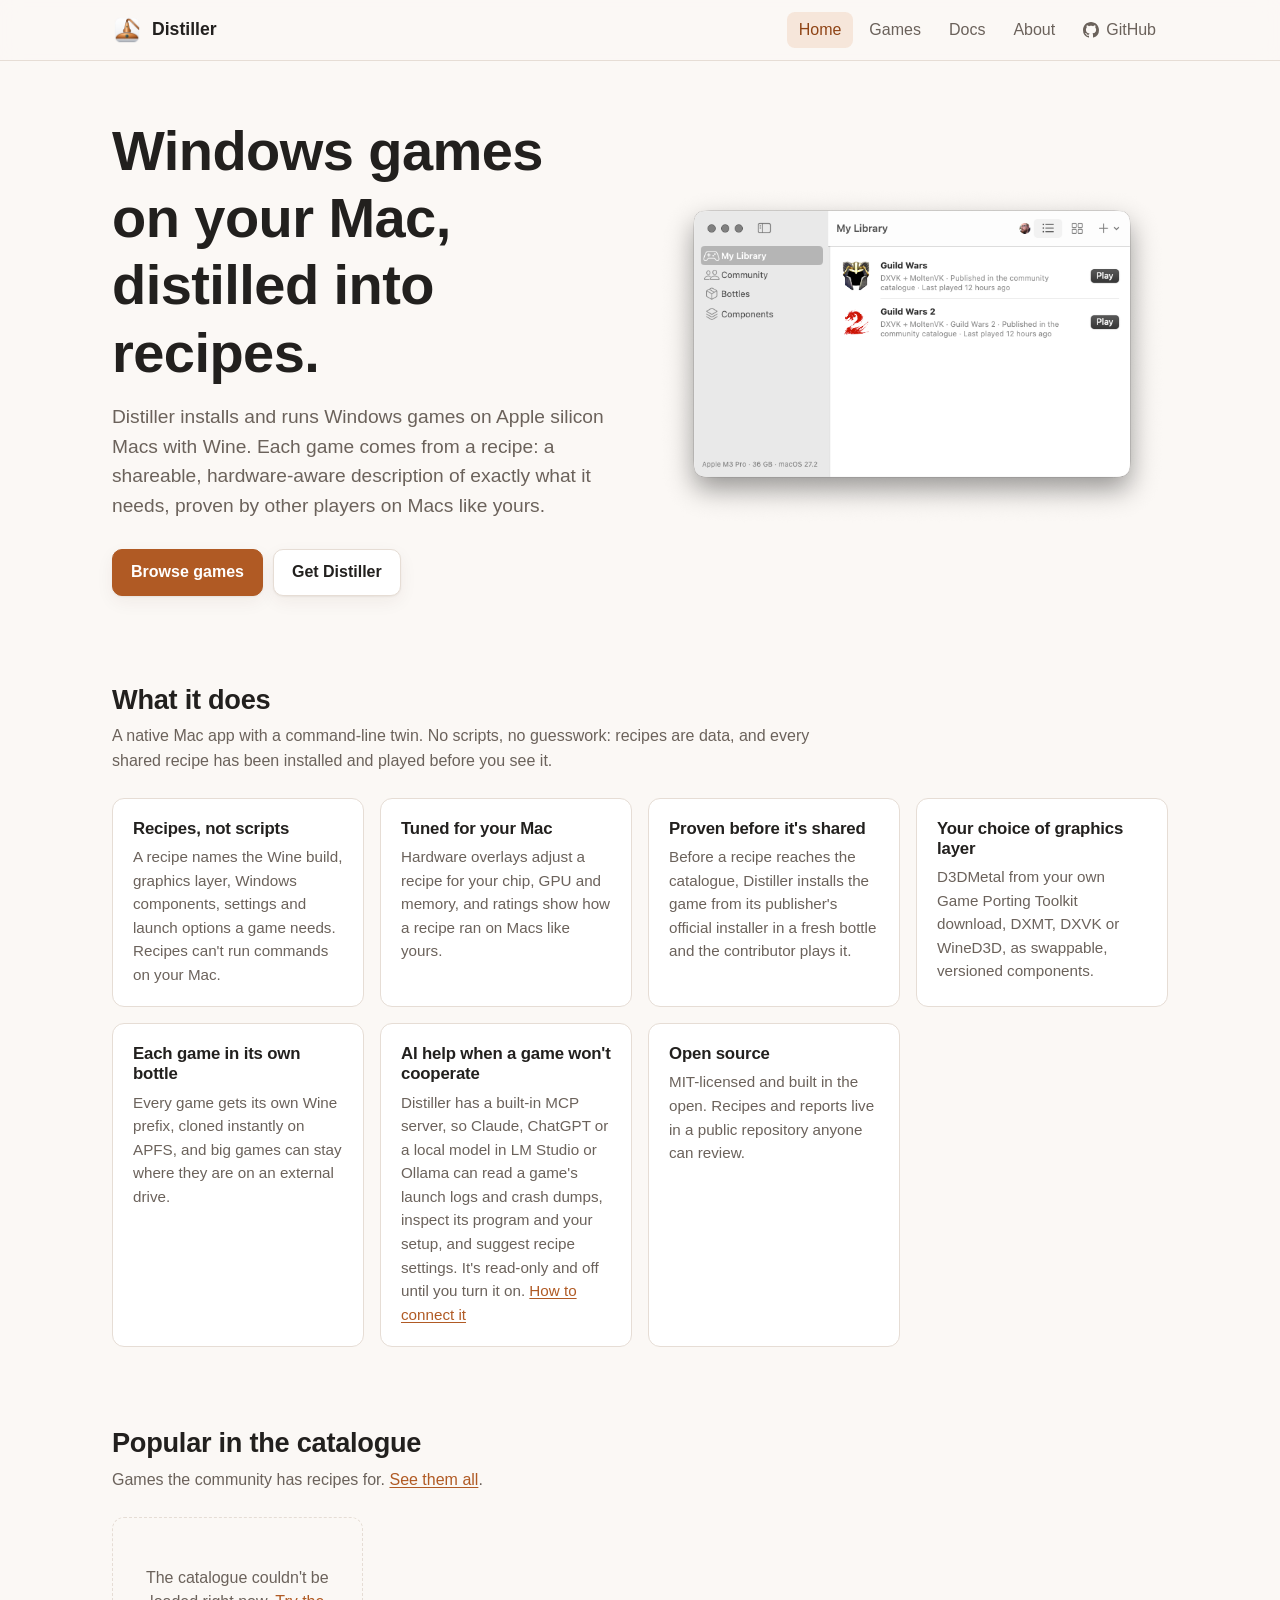
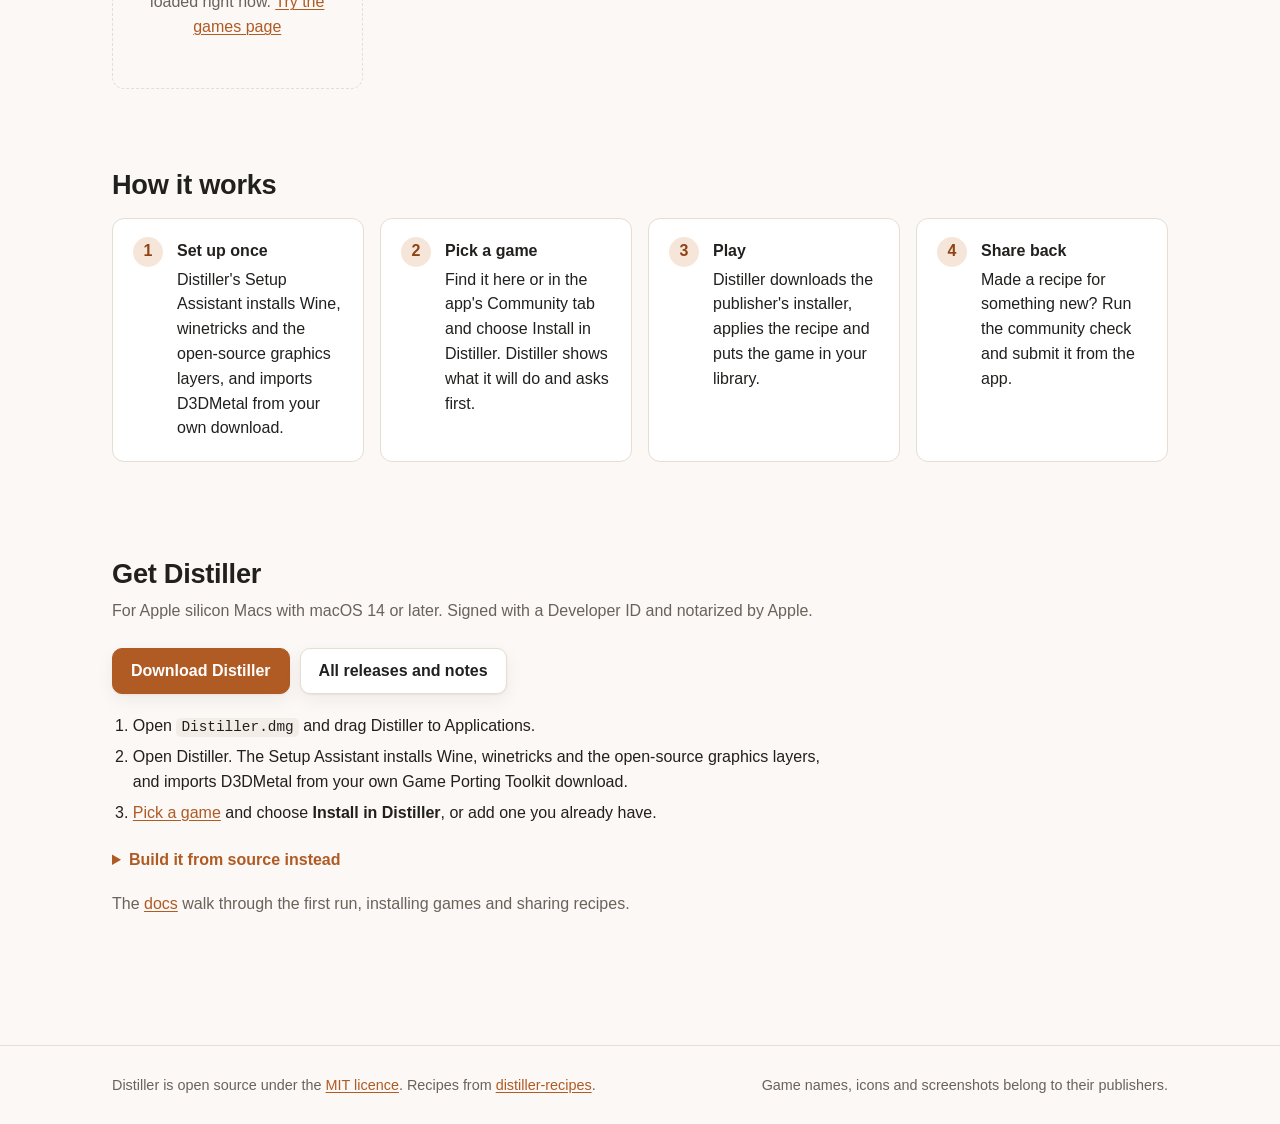
<file: site/index.html>
<!doctype html>
<html lang="en">
<head>
  <meta charset="utf-8">
  <meta name="viewport" content="width=device-width, initial-scale=1, viewport-fit=cover">
  <title>Distiller: Windows games on your Mac</title>
  <meta name="description" content="Install and run Windows games on Apple silicon Macs with Wine, from shareable, hardware-aware recipes proven by other players.">
  <meta name="color-scheme" content="light dark">
  <meta property="og:title" content="Distiller: Windows games on your Mac">
  <meta property="og:description" content="Install and run Windows games on Apple silicon Macs with Wine, from shareable, hardware-aware recipes proven by other players.">
  <meta property="og:type" content="website">
  <meta property="og:url" content="https://nullfx.github.io/distiller/">
  <!-- The link preview shows the app's window: Scripts/make-social-card.sh renders it. -->
  <meta property="og:image" content="https://nullfx.github.io/distiller/assets/social-card.png">
  <meta property="og:image:width" content="1200">
  <meta property="og:image:height" content="630">
  <meta property="og:image:alt" content="Distiller's My Library window, beside the tagline: Windows games on your Mac, distilled into recipes.">
  <meta name="twitter:card" content="summary_large_image">
  <link rel="icon" type="image/png" href="assets/favicon.png">
  <link rel="apple-touch-icon" href="assets/icon.png">
  <link rel="stylesheet" href="assets/site.css">
</head>
<body>
  <header class="site-header">
    <div class="wrap">
      <a class="brand" href=""><img src="assets/favicon.png" alt="" width="30" height="30">Distiller</a>
      <nav class="site-nav" aria-label="Site">
        <a href="" aria-current="page">Home</a>
        <a href="games/">Games</a>
        <a href="docs/">Docs</a>
        <a href="about/">About</a>
        <a class="nav-github" href="https://github.com/nullfx/distiller"><svg class="nav-icon" viewBox="0 0 16 16" width="16" height="16" aria-hidden="true"><path fill="currentColor" d="M8 0c4.42 0 8 3.58 8 8a8.013 8.013 0 0 1-5.45 7.59c-.4.08-.55-.17-.55-.38 0-.27.01-1.13.01-2.2 0-.75-.25-1.23-.54-1.48 1.78-.2 3.65-.88 3.65-3.95 0-.88-.31-1.59-.82-2.15.08-.2.36-1.02-.08-2.12 0 0-.67-.22-2.2.82-.64-.18-1.32-.27-2-.27-.68 0-1.36.09-2 .27-1.53-1.03-2.2-.82-2.2-.82-.44 1.1-.16 1.92-.08 2.12-.51.56-.82 1.28-.82 2.15 0 3.06 1.86 3.75 3.64 3.95-.23.2-.44.55-.51 1.07-.46.21-1.61.55-2.33-.66-.15-.24-.6-.83-1.23-.82-.67.01-.27.38.01.53.34.19.73.9.82 1.13.16.45.68 1.31 2.69.94 0 .67.01 1.3.01 1.49 0 .21-.15.45-.55.38A7.995 7.995 0 0 1 0 8c0-4.42 3.58-8 8-8Z"/></svg>GitHub</a>
      </nav>
    </div>
  </header>
  <main>
    <section class="hero">
      <div class="wrap">
        <div>
          <h1>Windows games on your Mac, distilled into recipes.</h1>
          <p class="lede">Distiller installs and runs Windows games on Apple silicon Macs with Wine. Each game comes from a recipe: a shareable, hardware-aware description of exactly what it needs, proven by other players on Macs like yours.</p>
          <div class="button-row">
            <a class="button primary" href="games/">Browse games</a>
            <a class="button" href="#get">Get Distiller</a>
          </div>
        </div>
        <figure class="hero-shot">
          <img src="assets/app-library.png" alt="The Distiller app's My Library window, with Guild Wars and Guild Wars 2 ready to play" width="755" height="504">
        </figure>
      </div>
    </section>

    <section class="section">
      <div class="wrap">
        <h2>What it does</h2>
        <p class="intro">A native Mac app with a command-line twin. No scripts, no guesswork: recipes are data, and every shared recipe has been installed and played before you see it.</p>
        <div class="features">
          <div class="feature"><h3>Recipes, not scripts</h3><p>A recipe names the Wine build, graphics layer, Windows components, settings and launch options a game needs. Recipes can't run commands on your Mac.</p></div>
          <div class="feature"><h3>Tuned for your Mac</h3><p>Hardware overlays adjust a recipe for your chip, GPU and memory, and ratings show how a recipe ran on Macs like yours.</p></div>
          <div class="feature"><h3>Proven before it's shared</h3><p>Before a recipe reaches the catalogue, Distiller installs the game from its publisher's official installer in a fresh bottle and the contributor plays it.</p></div>
          <div class="feature"><h3>Your choice of graphics layer</h3><p>D3DMetal from your own Game Porting Toolkit download, DXMT, DXVK or WineD3D, as swappable, versioned components.</p></div>
          <div class="feature"><h3>Each game in its own bottle</h3><p>Every game gets its own Wine prefix, cloned instantly on APFS, and big games can stay where they are on an external drive.</p></div>
          <div class="feature"><h3>AI help when a game won't cooperate</h3><p>Distiller has a built-in MCP server, so Claude, ChatGPT or a local model in LM Studio or Ollama can read a game's launch logs and crash dumps, inspect its program and your setup, and suggest recipe settings. It's read-only and off until you turn it on. <a href="docs/#assistant">How to connect it</a></p></div>
          <div class="feature"><h3>Open source</h3><p>MIT-licensed and built in the open. Recipes and reports live in a public repository anyone can review.</p></div>
        </div>
      </div>
    </section>

    <section class="section">
      <div class="wrap">
        <h2>Popular in the catalogue</h2>
        <p class="intro">Games the community has recipes for. <a href="games/">See them all</a>.</p>
        <div id="featured" class="game-grid" aria-live="polite"></div>
      </div>
    </section>

    <section class="section">
      <div class="wrap">
        <h2>How it works</h2>
        <ol class="steps">
          <li><strong>Set up once</strong>Distiller's Setup Assistant installs Wine, winetricks and the open-source graphics layers, and imports D3DMetal from your own download.</li>
          <li><strong>Pick a game</strong>Find it here or in the app's Community tab and choose Install in Distiller. Distiller shows what it will do and asks first.</li>
          <li><strong>Play</strong>Distiller downloads the publisher's installer, applies the recipe and puts the game in your library.</li>
          <li><strong>Share back</strong>Made a recipe for something new? Run the community check and submit it from the app.</li>
        </ol>
      </div>
    </section>

    <section class="section" id="get">
      <div class="wrap">
        <h2>Get Distiller</h2>
        <p class="intro">For Apple silicon Macs with macOS 14 or later. Signed with a Developer ID and notarized by Apple.</p>
        <div class="button-row">
          <a class="button primary" href="https://github.com/nullfx/distiller/releases/latest/download/Distiller.dmg">Download Distiller</a>
          <a class="button" href="https://github.com/nullfx/distiller/releases">All releases and notes</a>
        </div>
        <ol class="install-steps">
          <li>Open <code>Distiller.dmg</code> and drag Distiller to Applications.</li>
          <li>Open Distiller. The Setup Assistant installs Wine, winetricks and the open-source graphics layers, and imports D3DMetal from your own Game Porting Toolkit download.</li>
          <li><a href="games/">Pick a game</a> and choose <strong>Install in Distiller</strong>, or add one you already have.</li>
        </ol>
        <details class="build-source">
          <summary>Build it from source instead</summary>
          <p>You need Xcode 16 or later.</p>
<pre><code>git clone https://github.com/nullfx/distiller.git
cd distiller
Scripts/bundle-app.sh release
open dist/Distiller.app</code></pre>
        </details>
        <p class="muted">The <a href="docs/">docs</a> walk through the first run, installing games and sharing recipes.</p>
      </div>
    </section>
  </main>
  <footer class="site-footer">
    <div class="wrap">
      <span>Distiller is open source under the <a href="https://github.com/nullfx/distiller/blob/main/LICENSE">MIT licence</a>. Recipes from <a href="https://github.com/nullfx/distiller-recipes">distiller-recipes</a>.</span>
      <span>Game names, icons and screenshots belong to their publishers.</span>
    </div>
  </footer>
  <script type="module" src="assets/site.js"></script>
  <script type="module" src="assets/home.js"></script>
</body>
</html>
</file>
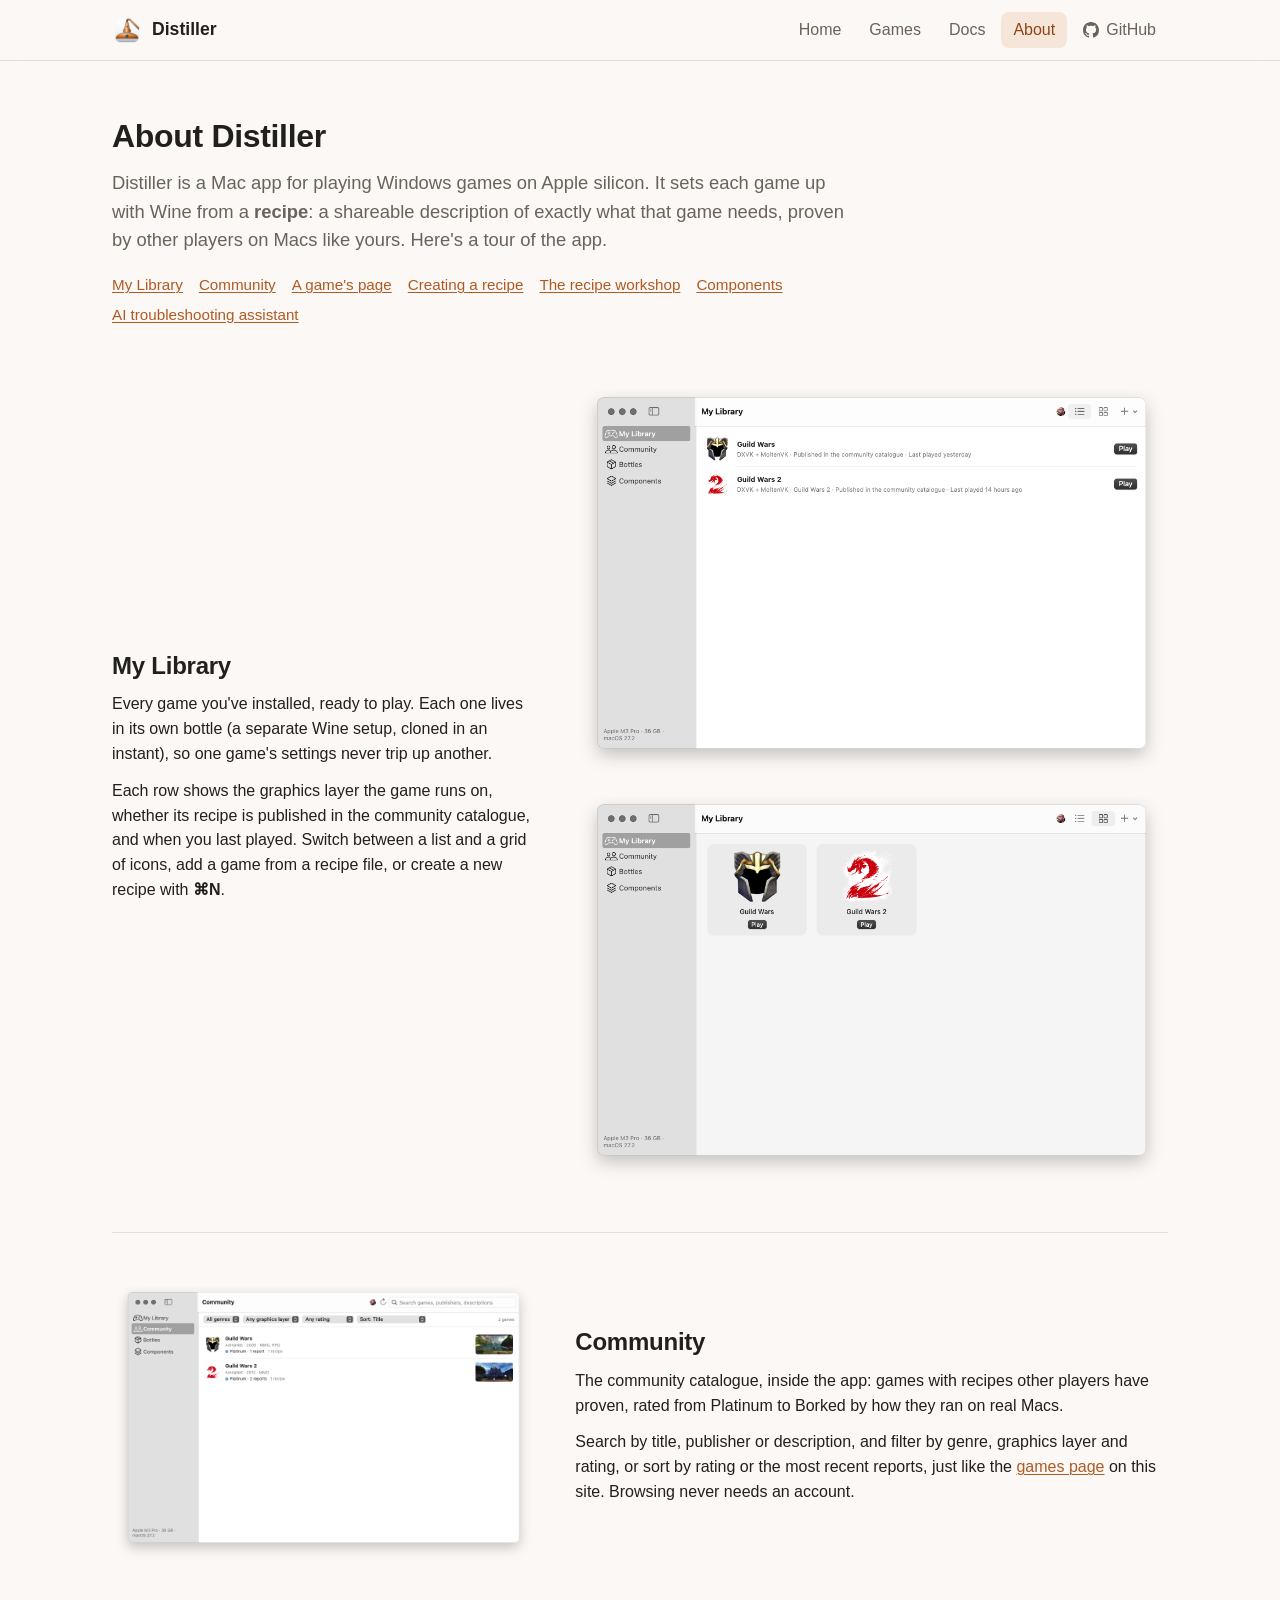
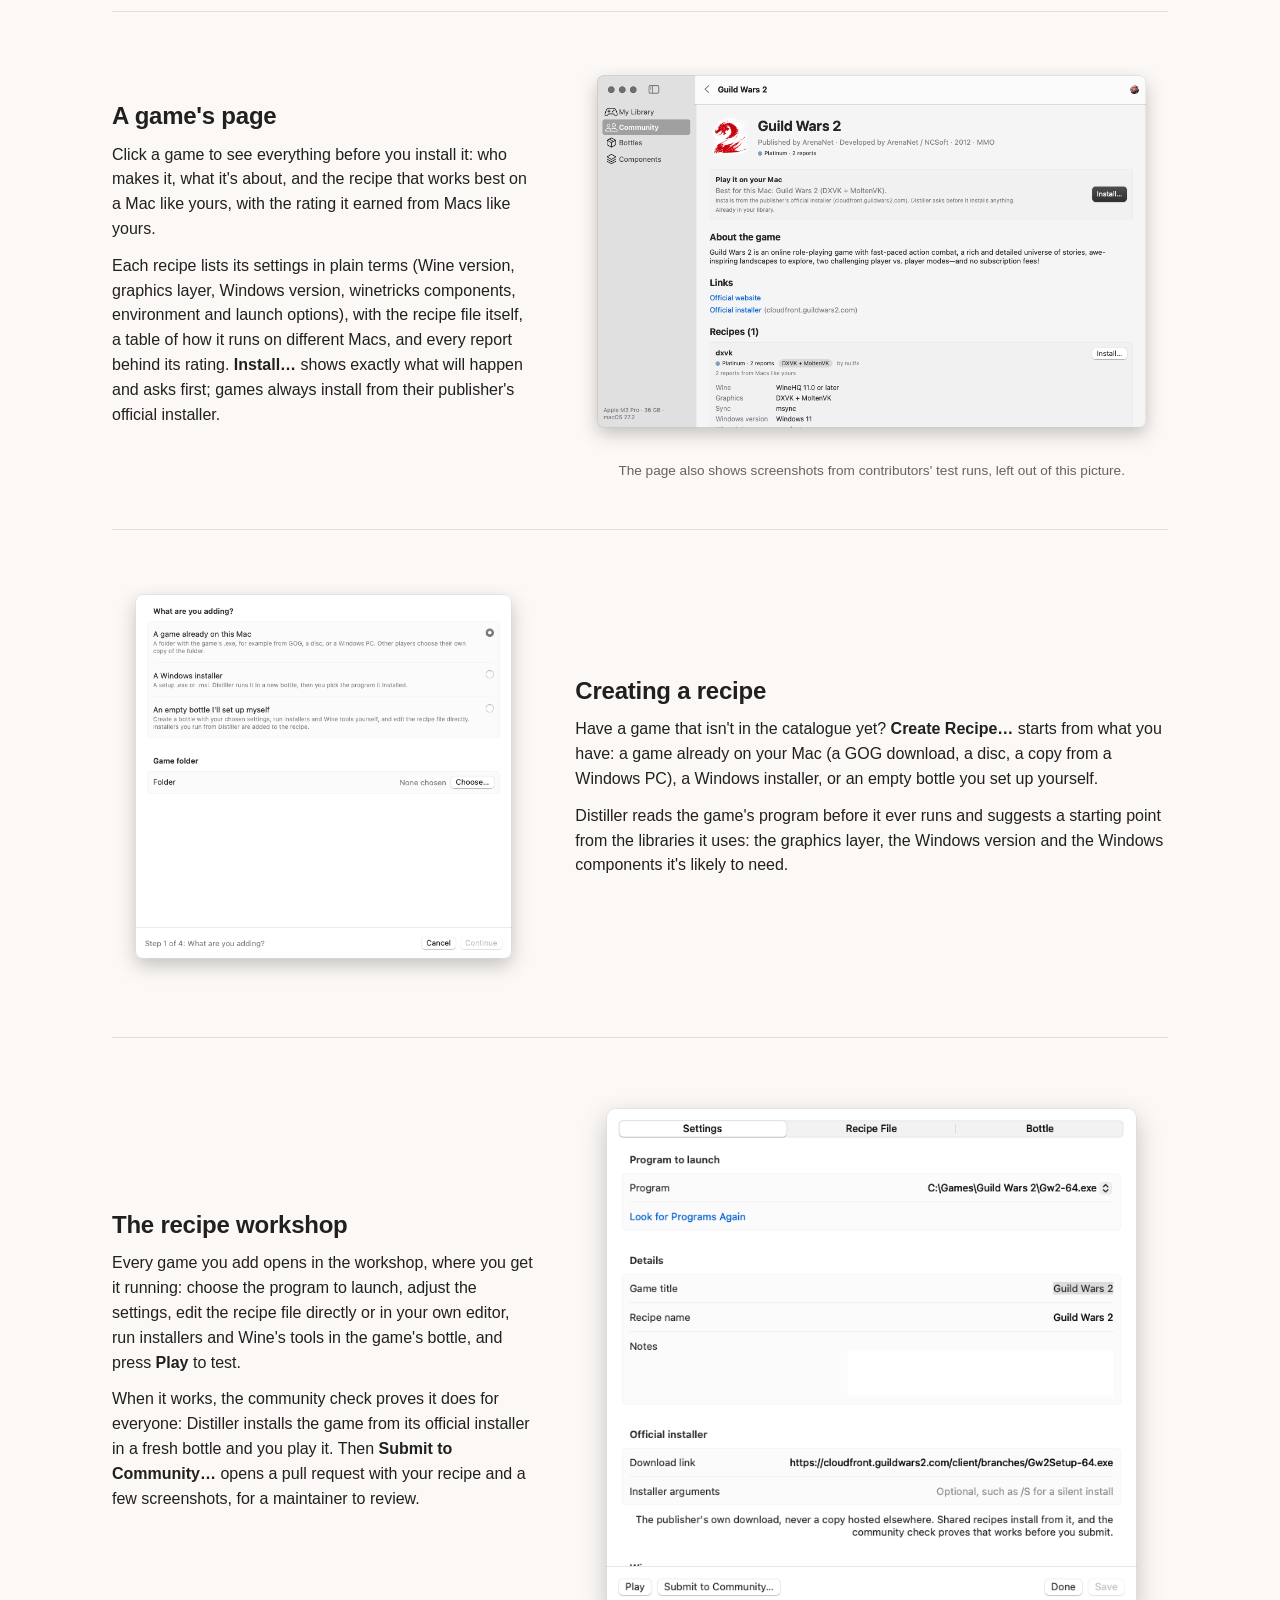
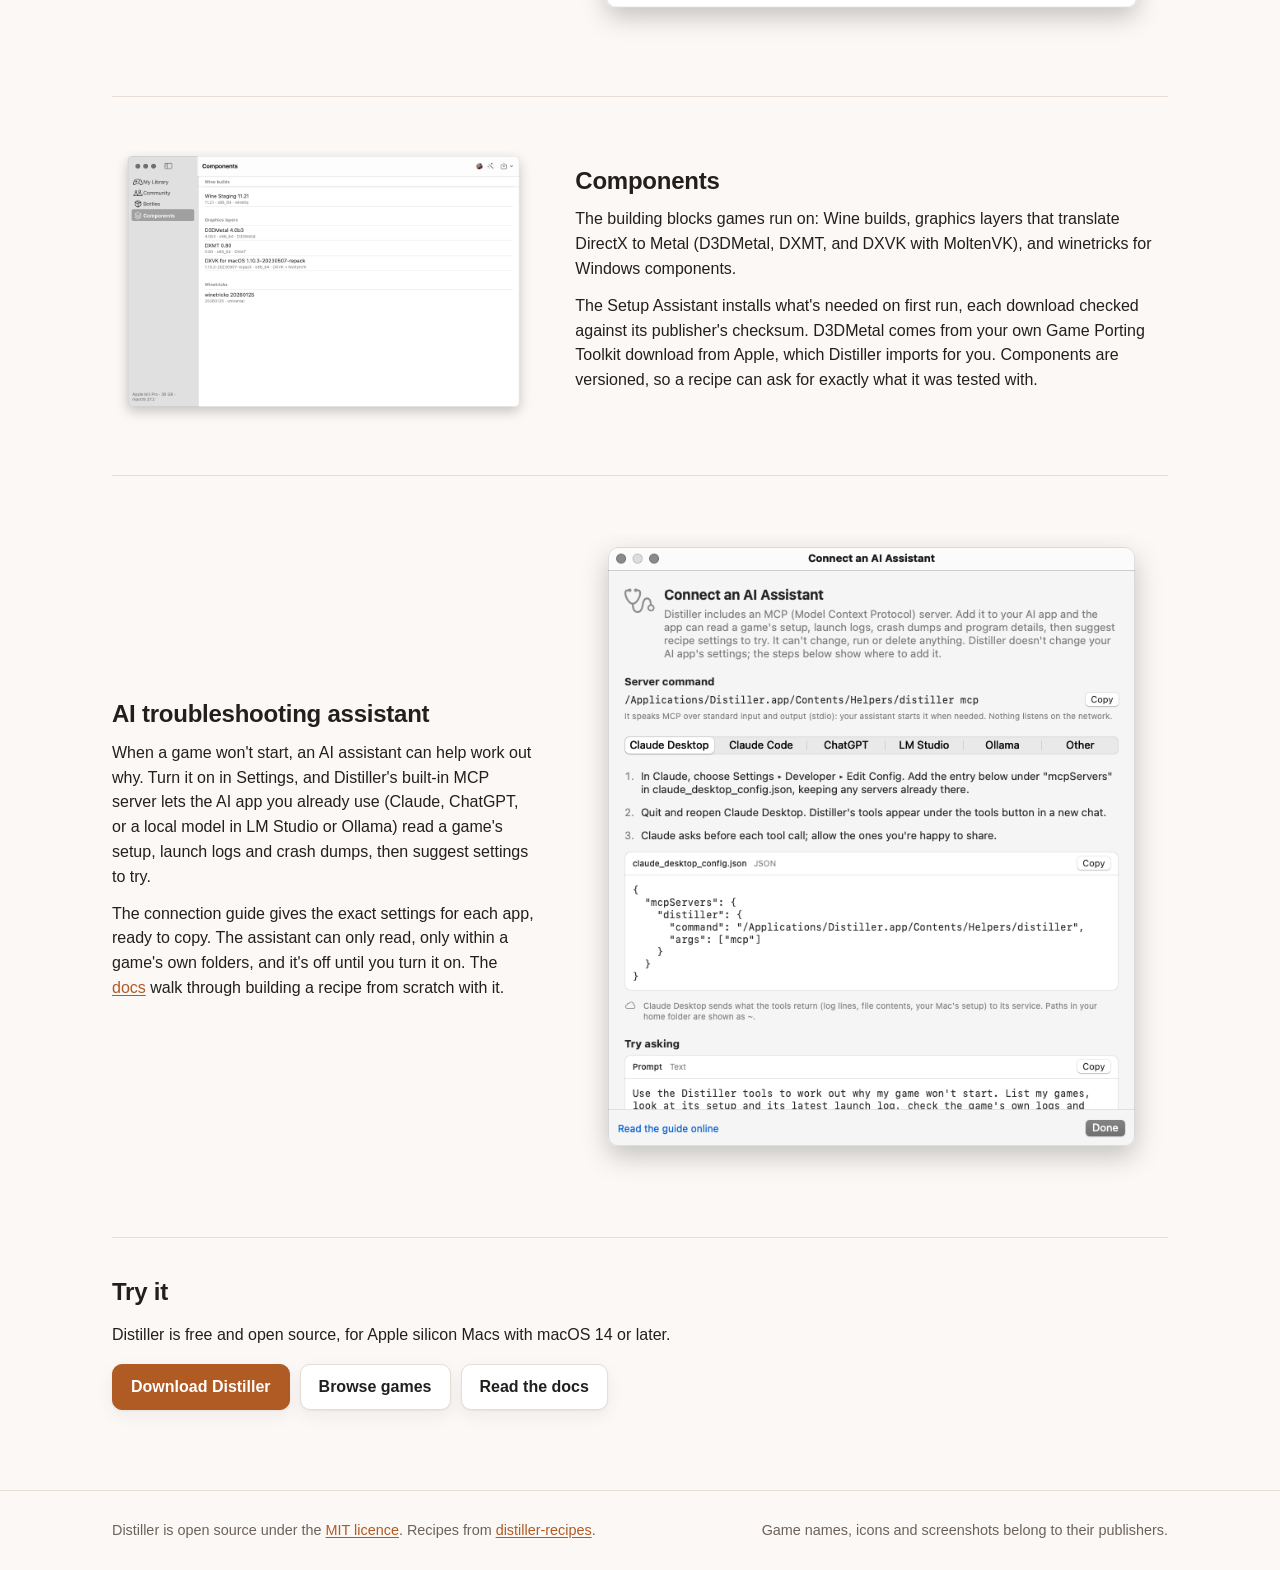
<file: site/about/index.html>
<!doctype html>
<html lang="en">
<head>
  <meta charset="utf-8">
  <meta name="viewport" content="width=device-width, initial-scale=1, viewport-fit=cover">
  <title>About · Distiller</title>
  <meta name="description" content="A tour of the Distiller app: your library, the community catalogue, game pages, recipe tools, components and the AI troubleshooting assistant.">
  <meta name="color-scheme" content="light dark">
  <meta property="og:title" content="About · Distiller">
  <meta property="og:description" content="A tour of the Distiller app: your library, the community catalogue, game pages, recipe tools, components and the AI troubleshooting assistant.">
  <meta property="og:type" content="website">
  <meta property="og:url" content="https://nullfx.github.io/distiller/about/">
  <!-- The link preview shows the app's window: Scripts/make-social-card.sh renders it. -->
  <meta property="og:image" content="https://nullfx.github.io/distiller/assets/social-card.png">
  <meta property="og:image:width" content="1200">
  <meta property="og:image:height" content="630">
  <meta property="og:image:alt" content="Distiller's My Library window, beside the tagline: Windows games on your Mac, distilled into recipes.">
  <meta name="twitter:card" content="summary_large_image">
  <link rel="icon" type="image/png" href="../assets/favicon.png">
  <link rel="apple-touch-icon" href="../assets/icon.png">
  <link rel="stylesheet" href="../assets/site.css">
</head>
<body>
  <header class="site-header">
    <div class="wrap">
      <a class="brand" href="../"><img src="../assets/favicon.png" alt="" width="30" height="30">Distiller</a>
      <nav class="site-nav" aria-label="Site">
        <a href="../">Home</a>
        <a href="../games/">Games</a>
        <a href="../docs/">Docs</a>
        <a href="../about/" aria-current="page">About</a>
        <a class="nav-github" href="https://github.com/nullfx/distiller"><svg class="nav-icon" viewBox="0 0 16 16" width="16" height="16" aria-hidden="true"><path fill="currentColor" d="M8 0c4.42 0 8 3.58 8 8a8.013 8.013 0 0 1-5.45 7.59c-.4.08-.55-.17-.55-.38 0-.27.01-1.13.01-2.2 0-.75-.25-1.23-.54-1.48 1.78-.2 3.65-.88 3.65-3.95 0-.88-.31-1.59-.82-2.15.08-.2.36-1.02-.08-2.12 0 0-.67-.22-2.2.82-.64-.18-1.32-.27-2-.27-.68 0-1.36.09-2 .27-1.53-1.03-2.2-.82-2.2-.82-.44 1.1-.16 1.92-.08 2.12-.51.56-.82 1.28-.82 2.15 0 3.06 1.86 3.75 3.64 3.95-.23.2-.44.55-.51 1.07-.46.21-1.61.55-2.33-.66-.15-.24-.6-.83-1.23-.82-.67.01-.27.38.01.53.34.19.73.9.82 1.13.16.45.68 1.31 2.69.94 0 .67.01 1.3.01 1.49 0 .21-.15.45-.55.38A7.995 7.995 0 0 1 0 8c0-4.42 3.58-8 8-8Z"/></svg>GitHub</a>
      </nav>
    </div>
  </header>
  <main>
    <div class="wrap">
      <header class="page-intro">
        <h1>About Distiller</h1>
        <p class="lede">Distiller is a Mac app for playing Windows games on Apple silicon. It sets each game up with Wine from a <strong>recipe</strong>: a shareable description of exactly what that game needs, proven by other players on Macs like yours. Here's a tour of the app.</p>
        <nav class="tour-nav" aria-label="On this page">
          <a href="#library">My Library</a> <a href="#community">Community</a> <a href="#game-page">A game's page</a> <a href="#create">Creating a recipe</a> <a href="#workshop">The recipe workshop</a> <a href="#components">Components</a> <a href="#assistant">AI troubleshooting assistant</a>
        </nav>
      </header>

      <section class="tour-item pair" id="library">
        <div class="tour-text">
          <h2>My Library</h2>
            <p>Every game you've installed, ready to play. Each one lives in its own bottle (a separate Wine setup, cloned in an instant), so one game's settings never trip up another.</p>
            <p>Each row shows the graphics layer the game runs on, whether its recipe is published in the community catalogue, and when you last played. Switch between a list and a grid of icons, add a game from a recipe file, or create a new recipe with <strong>⌘N</strong>.</p>
        </div>
        <div class="tour-shots">
          <figure class="shot">
            <img src="../assets/about/library.png" alt="My Library in list view: Guild Wars and Guild Wars 2, each with its graphics layer, catalogue status and a Play button" width="1080" height="720" loading="lazy" decoding="async">
          </figure>
          <figure class="shot">
            <img src="../assets/about/library-icons.png" alt="My Library as a grid of game icons, each with a Play button" width="1080" height="720" loading="lazy" decoding="async">
          </figure>
        </div>
      </section>
      <section class="tour-item flip" id="community">
        <div class="tour-text">
          <h2>Community</h2>
            <p>The community catalogue, inside the app: games with recipes other players have proven, rated from Platinum to Borked by how they ran on real Macs.</p>
            <p>Search by title, publisher or description, and filter by genre, graphics layer and rating, or sort by rating or the most recent reports, just like the <a href="../games/">games page</a> on this site. Browsing never needs an account.</p>
        </div>
        <div class="tour-shots">
          <figure class="shot">
            <img src="../assets/about/community.png" alt="The Community tab: a search field, genre, graphics layer, rating and sort menus, and two games with their ratings" width="1080" height="720" loading="lazy" decoding="async">
          </figure>
        </div>
      </section>
      <section class="tour-item" id="game-page">
        <div class="tour-text">
          <h2>A game's page</h2>
            <p>Click a game to see everything before you install it: who makes it, what it's about, and the recipe that works best on a Mac like yours, with the rating it earned from Macs like yours.</p>
            <p>Each recipe lists its settings in plain terms (Wine version, graphics layer, Windows version, winetricks components, environment and launch options), with the recipe file itself, a table of how it runs on different Macs, and every report behind its rating. <strong>Install…</strong> shows exactly what will happen and asks first; games always install from their publisher's official installer.</p>
        </div>
        <div class="tour-shots">
          <figure class="shot">
            <img src="../assets/about/community-game.png" alt="Guild Wars 2's page: publisher, rating, a Play it on your Mac panel with Install, a description, links and the recipe's settings" width="1080" height="720" loading="lazy" decoding="async">
            <figcaption>The page also shows screenshots from contributors' test runs, left out of this picture.</figcaption>
          </figure>
        </div>
      </section>
      <section class="tour-item flip" id="create">
        <div class="tour-text">
          <h2>Creating a recipe</h2>
            <p>Have a game that isn't in the catalogue yet? <strong>Create Recipe…</strong> starts from what you have: a game already on your Mac (a GOG download, a disc, a copy from a Windows PC), a Windows installer, or an empty bottle you set up yourself.</p>
            <p>Distiller reads the game's program before it ever runs and suggests a starting point from the libraries it uses: the graphics layer, the Windows version and the Windows components it's likely to need.</p>
        </div>
        <div class="tour-shots">
          <figure class="shot">
            <img src="../assets/about/create-recipe.png" alt="Create Recipe, step one: choose a game already on this Mac, a Windows installer, or an empty bottle" width="720" height="700" loading="lazy" decoding="async">
          </figure>
        </div>
      </section>
      <section class="tour-item" id="workshop">
        <div class="tour-text">
          <h2>The recipe workshop</h2>
            <p>Every game you add opens in the workshop, where you get it running: choose the program to launch, adjust the settings, edit the recipe file directly or in your own editor, run installers and Wine's tools in the game's bottle, and press <strong>Play</strong> to test.</p>
            <p>When it works, the community check proves it does for everyone: Distiller installs the game from its official installer in a fresh bottle and you play it. Then <strong>Submit to Community…</strong> opens a pull request with your recipe and a few screenshots, for a maintainer to review.</p>
        </div>
        <div class="tour-shots">
          <figure class="shot">
            <img src="../assets/about/workshop.png" alt="The recipe workshop's Settings tab: the program to launch, the game's details and its official installer link, with Play and Submit to Community buttons" width="760" height="720" loading="lazy" decoding="async">
          </figure>
        </div>
      </section>
      <section class="tour-item flip" id="components">
        <div class="tour-text">
          <h2>Components</h2>
            <p>The building blocks games run on: Wine builds, graphics layers that translate DirectX to Metal (D3DMetal, DXMT, and DXVK with MoltenVK), and winetricks for Windows components.</p>
            <p>The Setup Assistant installs what's needed on first run, each download checked against its publisher's checksum. D3DMetal comes from your own Game Porting Toolkit download from Apple, which Distiller imports for you. Components are versioned, so a recipe can ask for exactly what it was tested with.</p>
        </div>
        <div class="tour-shots">
          <figure class="shot">
            <img src="../assets/about/components.png" alt="Components: a Wine Staging build, the D3DMetal, DXMT and DXVK graphics layers, and winetricks" width="1080" height="720" loading="lazy" decoding="async">
          </figure>
        </div>
      </section>
      <section class="tour-item" id="assistant">
        <div class="tour-text">
          <h2>AI troubleshooting assistant</h2>
            <p>When a game won't start, an AI assistant can help work out why. Turn it on in Settings, and Distiller's built-in MCP server lets the AI app you already use (Claude, ChatGPT, or a local model in LM Studio or Ollama) read a game's setup, launch logs and crash dumps, then suggest settings to try.</p>
            <p>The connection guide gives the exact settings for each app, ready to copy. The assistant can only read, only within a game's own folders, and it's off until you turn it on. The <a href="../docs/#assistant">docs</a> walk through building a recipe from scratch with it.</p>
        </div>
        <div class="tour-shots">
          <figure class="shot">
            <img src="../assets/about/assistant.png" alt="The Connect an AI Assistant window: the server command, tabs for Claude Desktop, Claude Code, ChatGPT, LM Studio, Ollama and other apps, and a configuration snippet to copy" width="720" height="808" loading="lazy" decoding="async">
          </figure>
        </div>
      </section>

      <section class="tour-end">
        <h2>Try it</h2>
        <p>Distiller is free and open source, for Apple silicon Macs with macOS 14 or later.</p>
        <div class="button-row">
          <a class="button primary" href="https://github.com/nullfx/distiller/releases/latest/download/Distiller.dmg">Download Distiller</a>
          <a class="button" href="../games/">Browse games</a>
          <a class="button" href="../docs/">Read the docs</a>
        </div>
      </section>
    </div>
  </main>
  <footer class="site-footer">
    <div class="wrap">
      <span>Distiller is open source under the <a href="https://github.com/nullfx/distiller/blob/main/LICENSE">MIT licence</a>. Recipes from <a href="https://github.com/nullfx/distiller-recipes">distiller-recipes</a>.</span>
      <span>Game names, icons and screenshots belong to their publishers.</span>
    </div>
  </footer>
  <script type="module" src="../assets/site.js"></script>
</body>
</html>
</file>
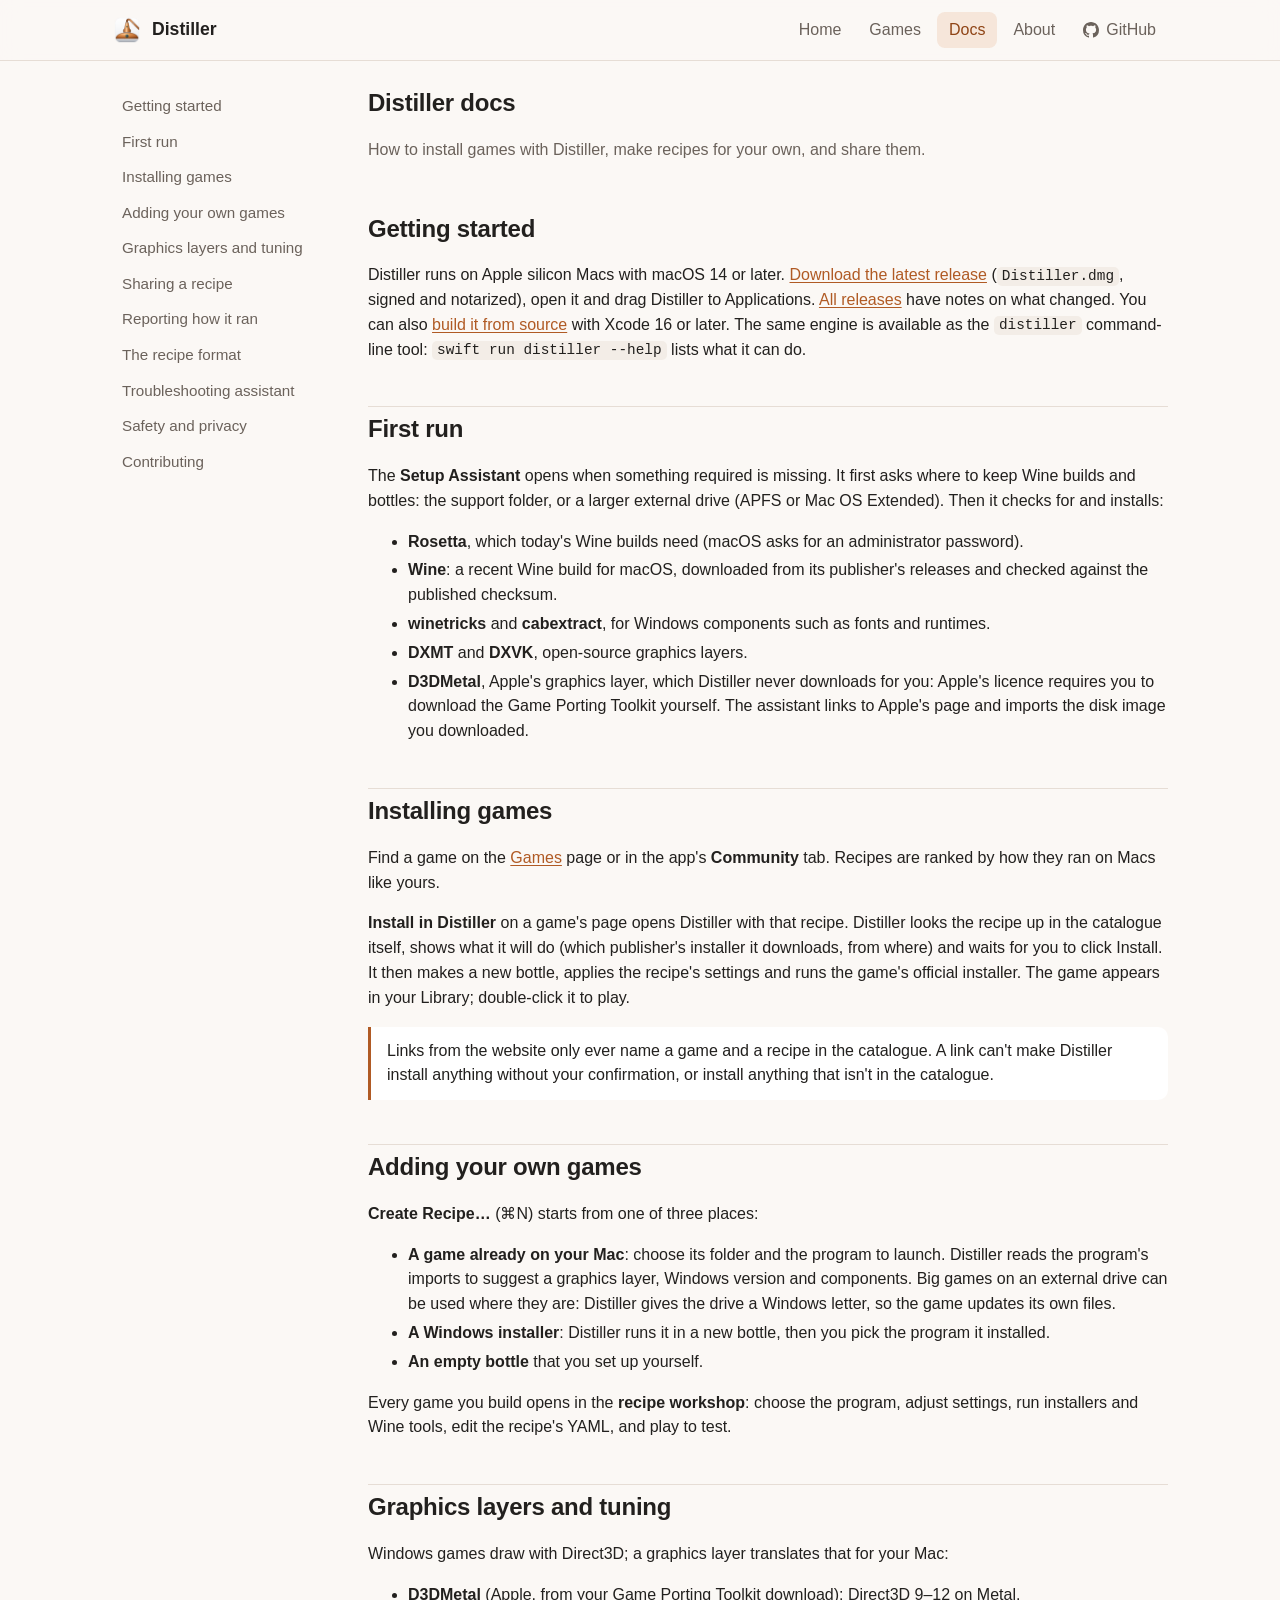
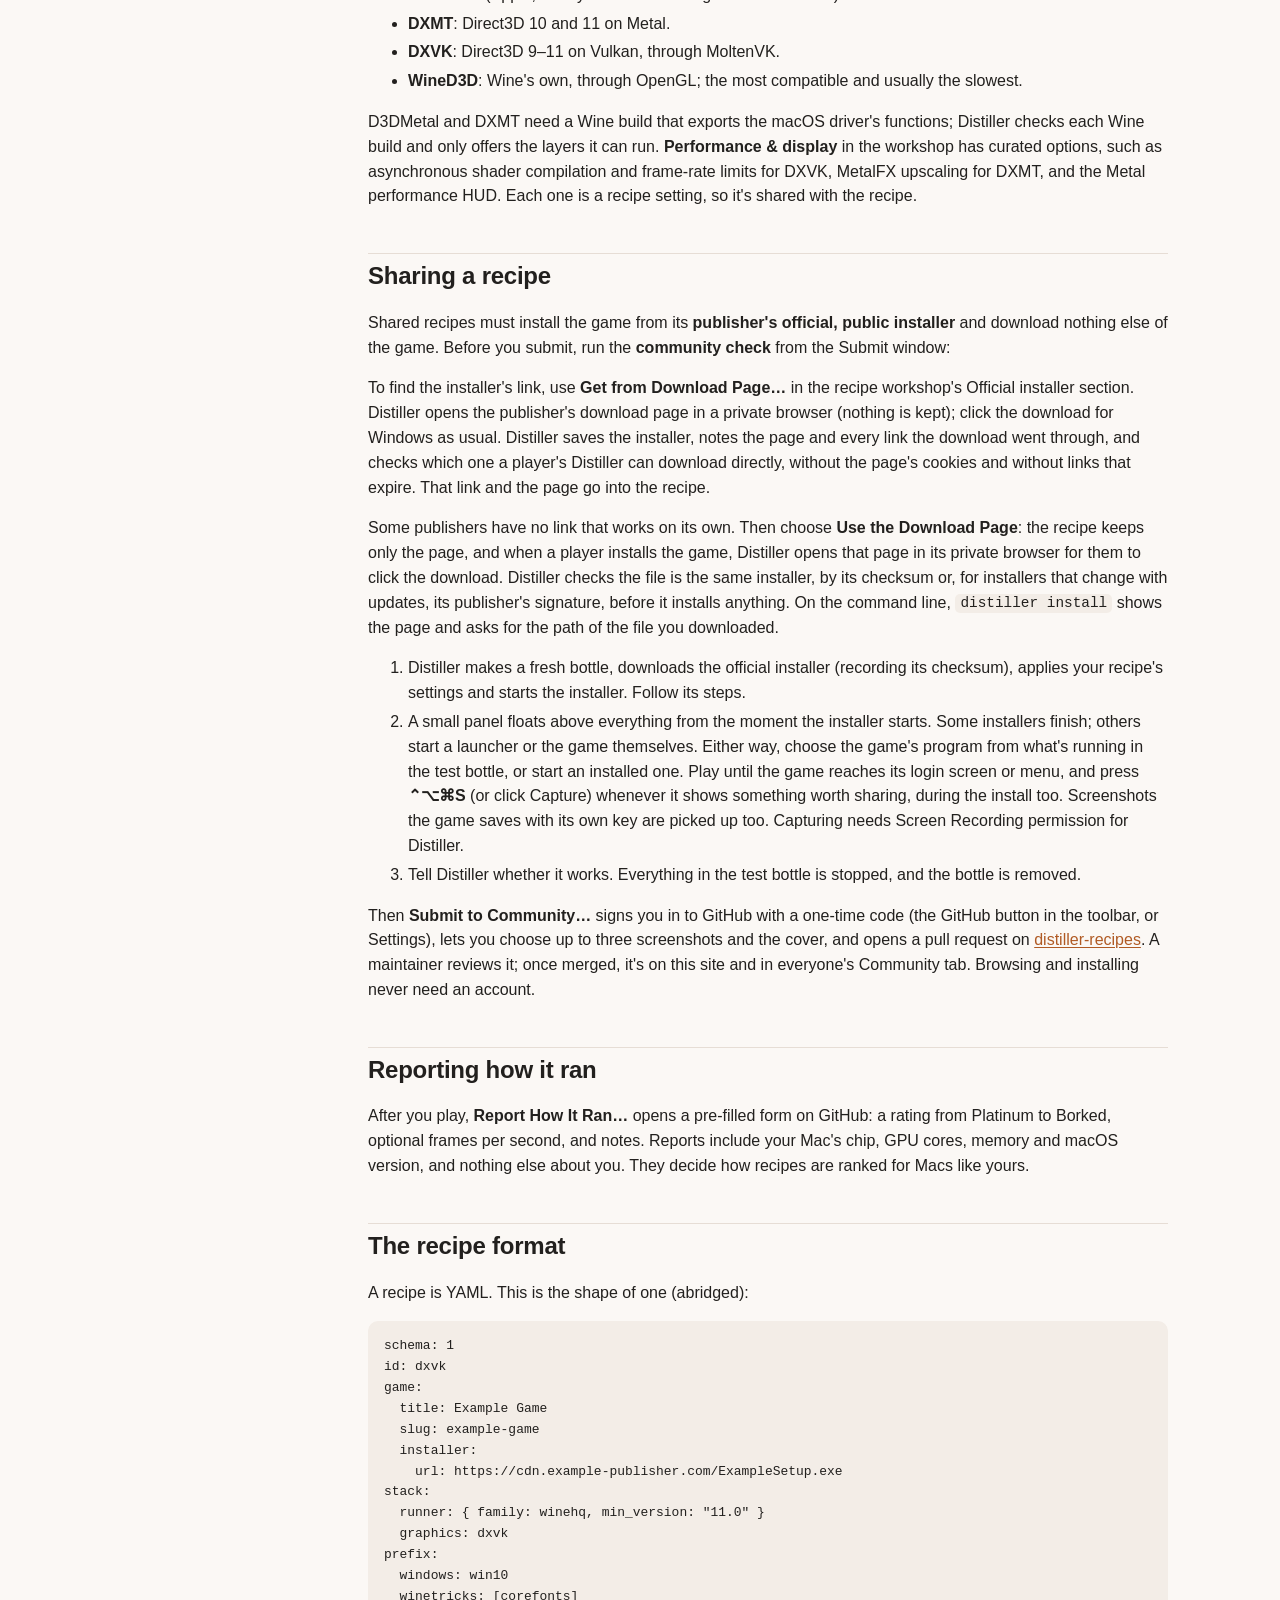
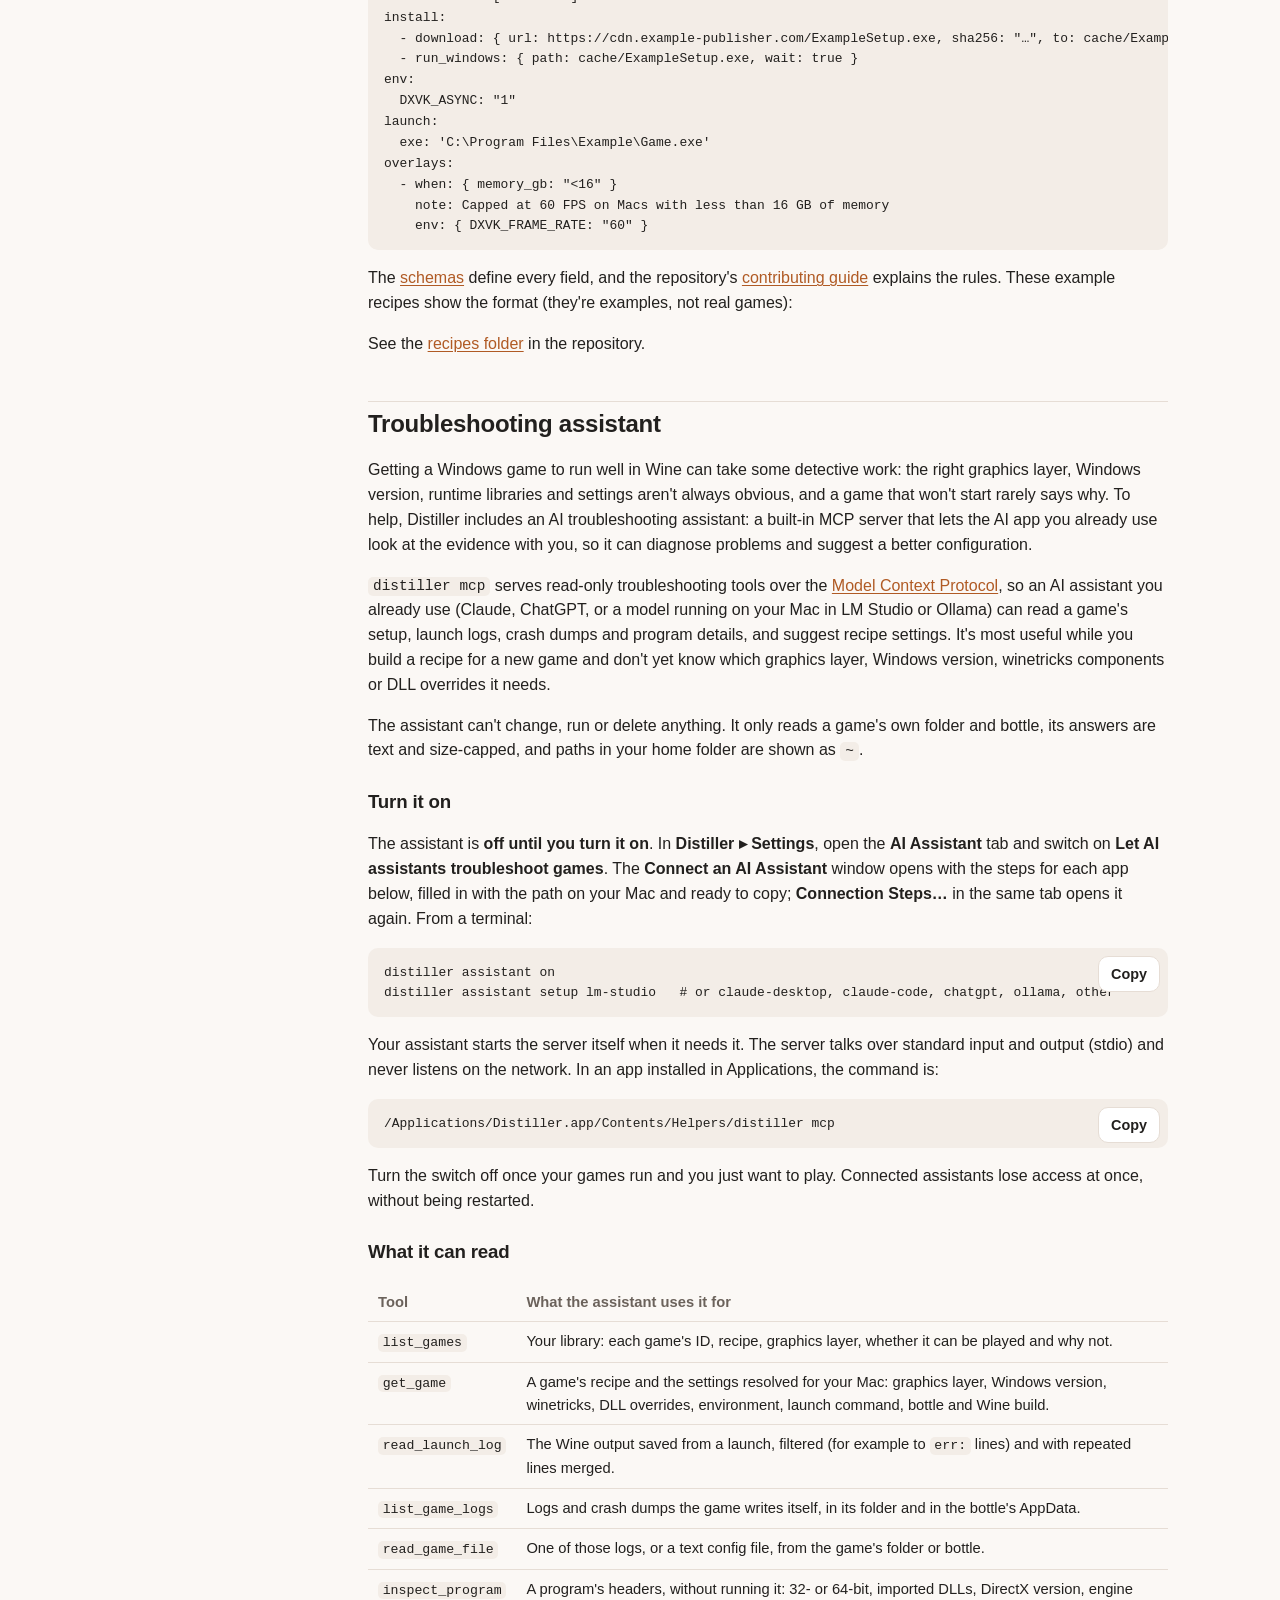
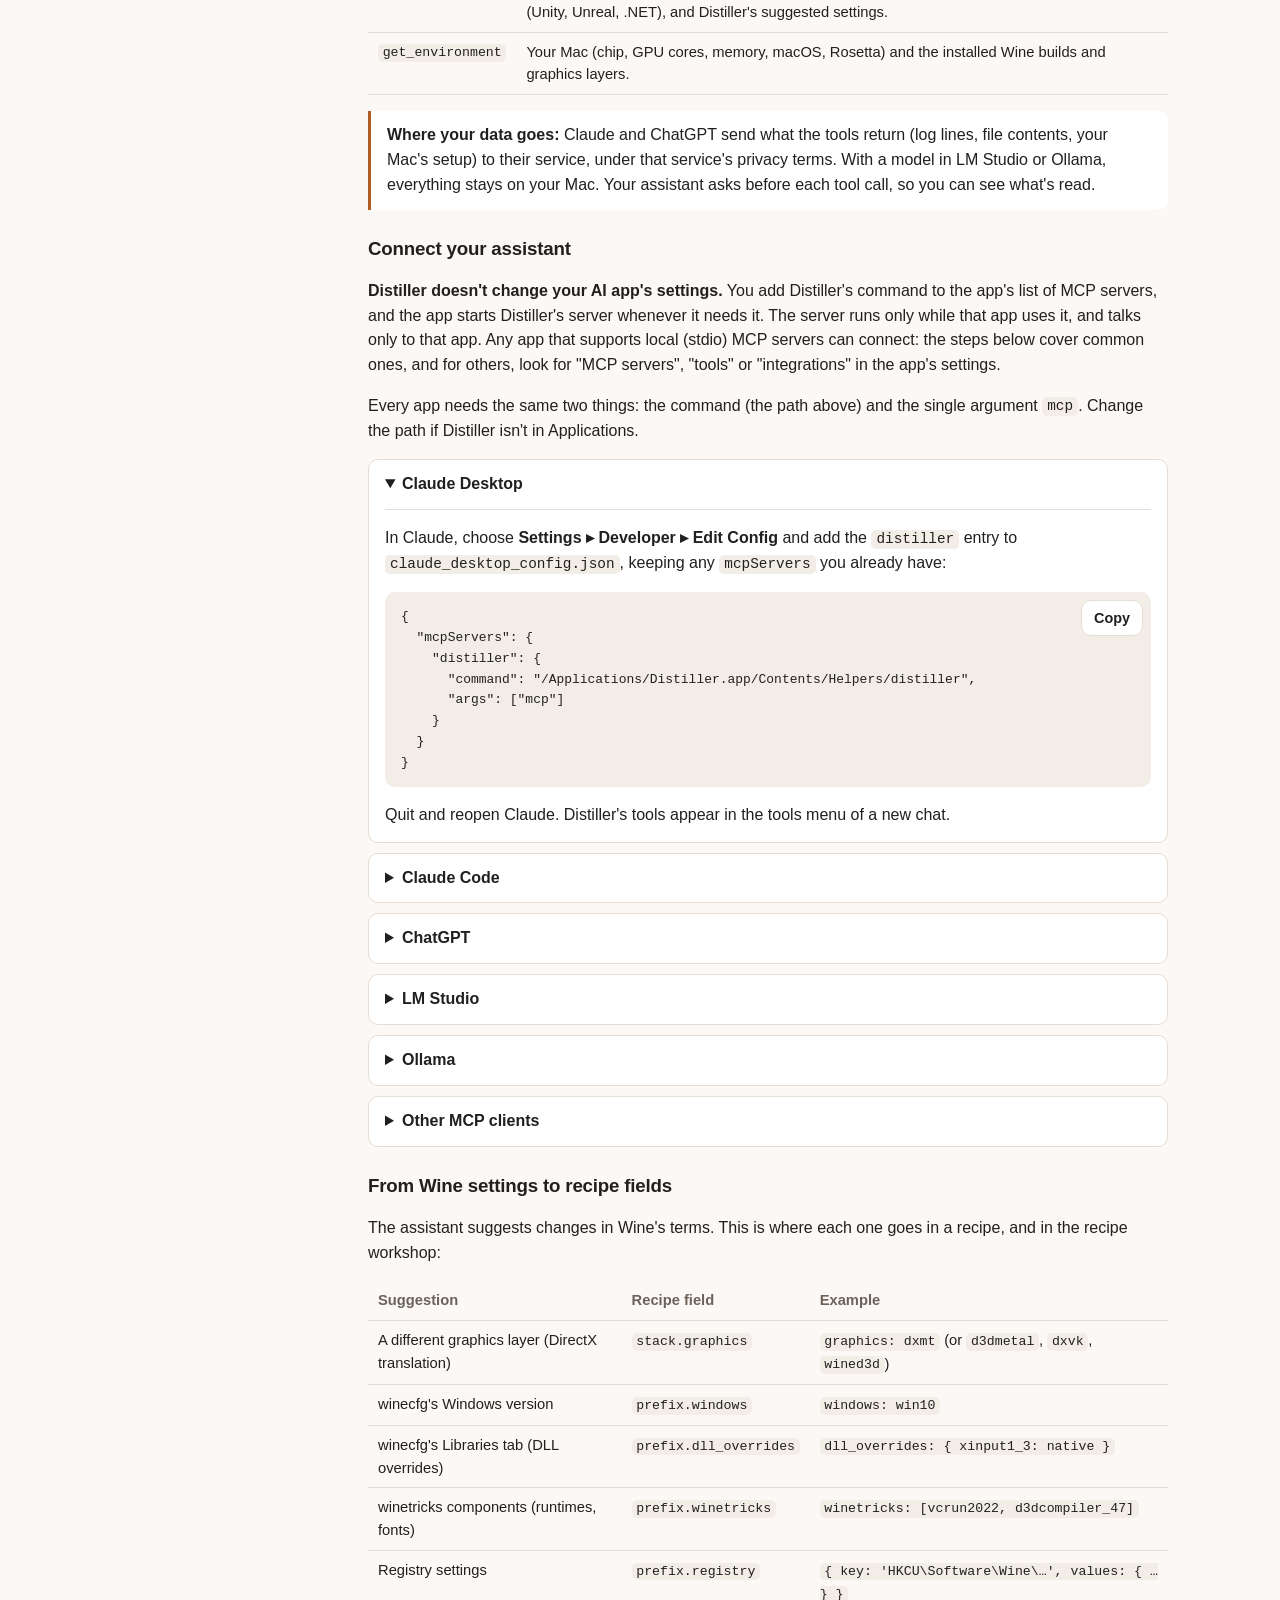
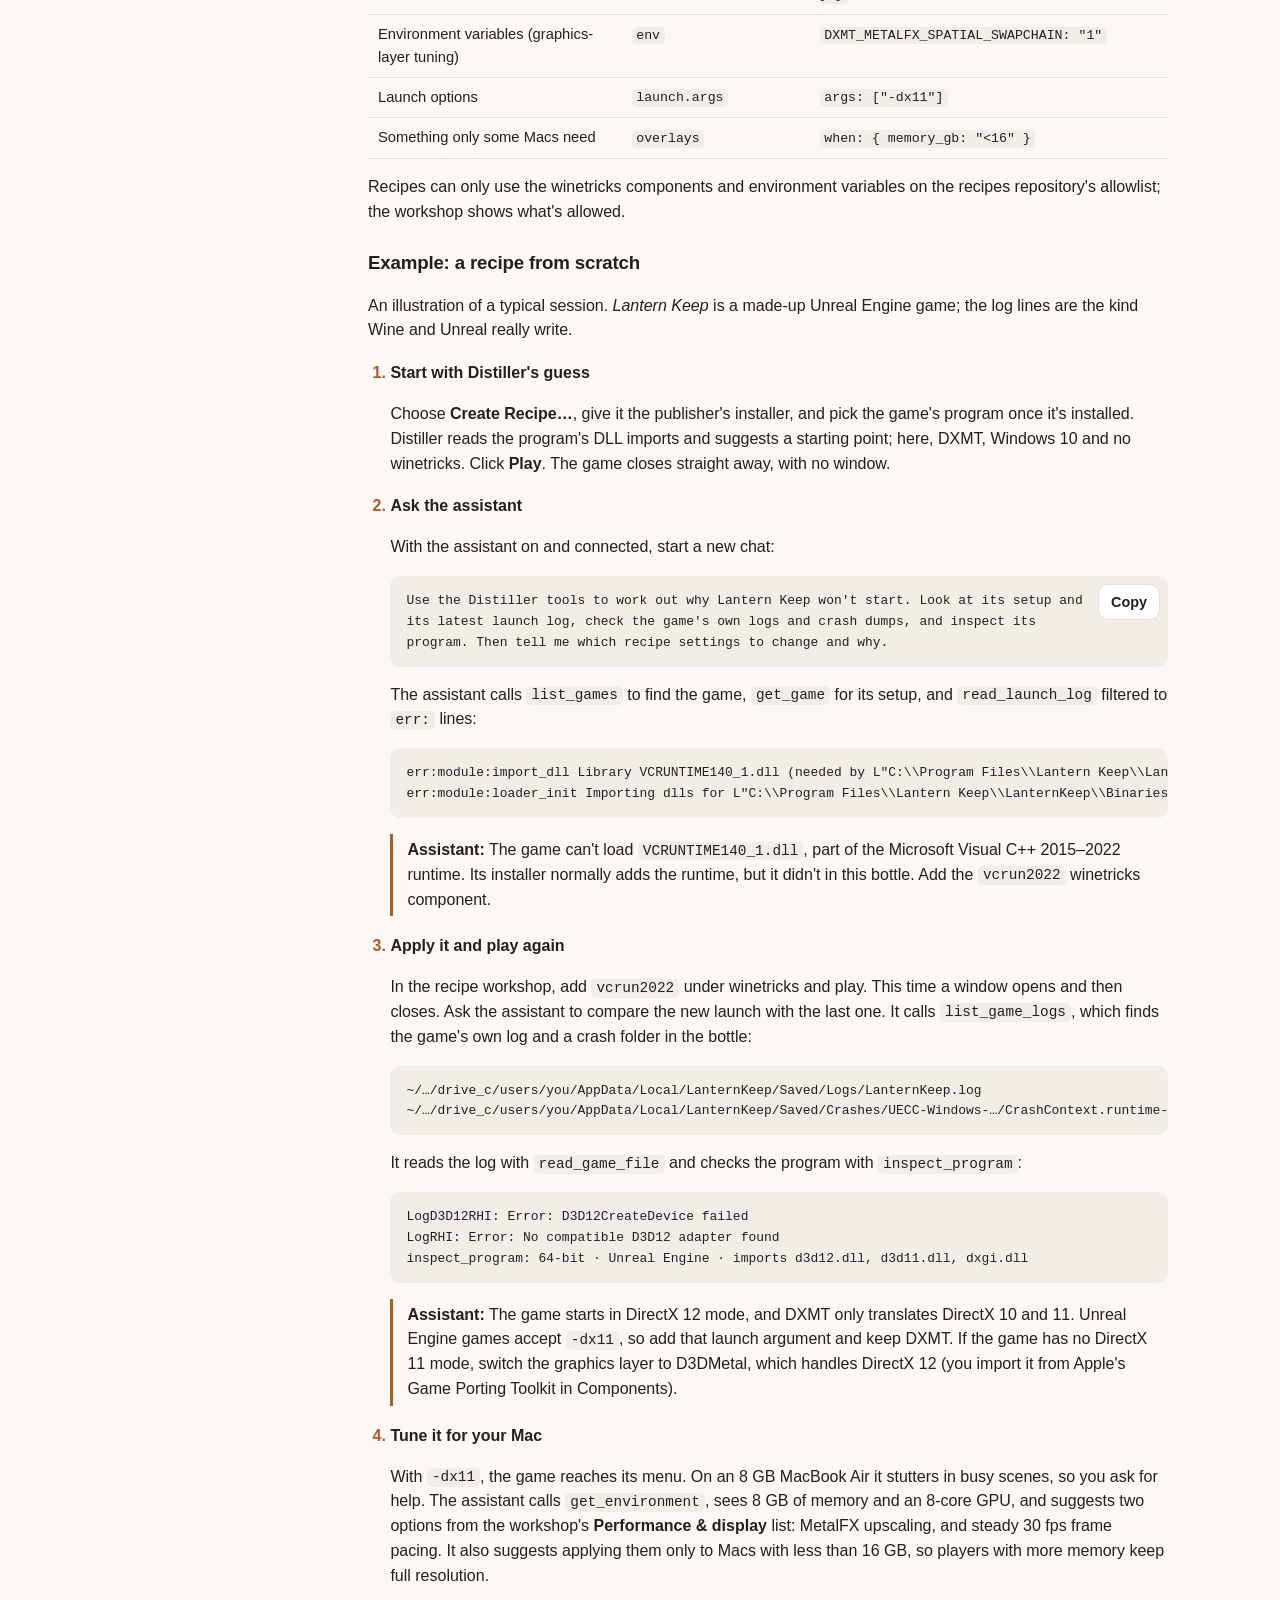
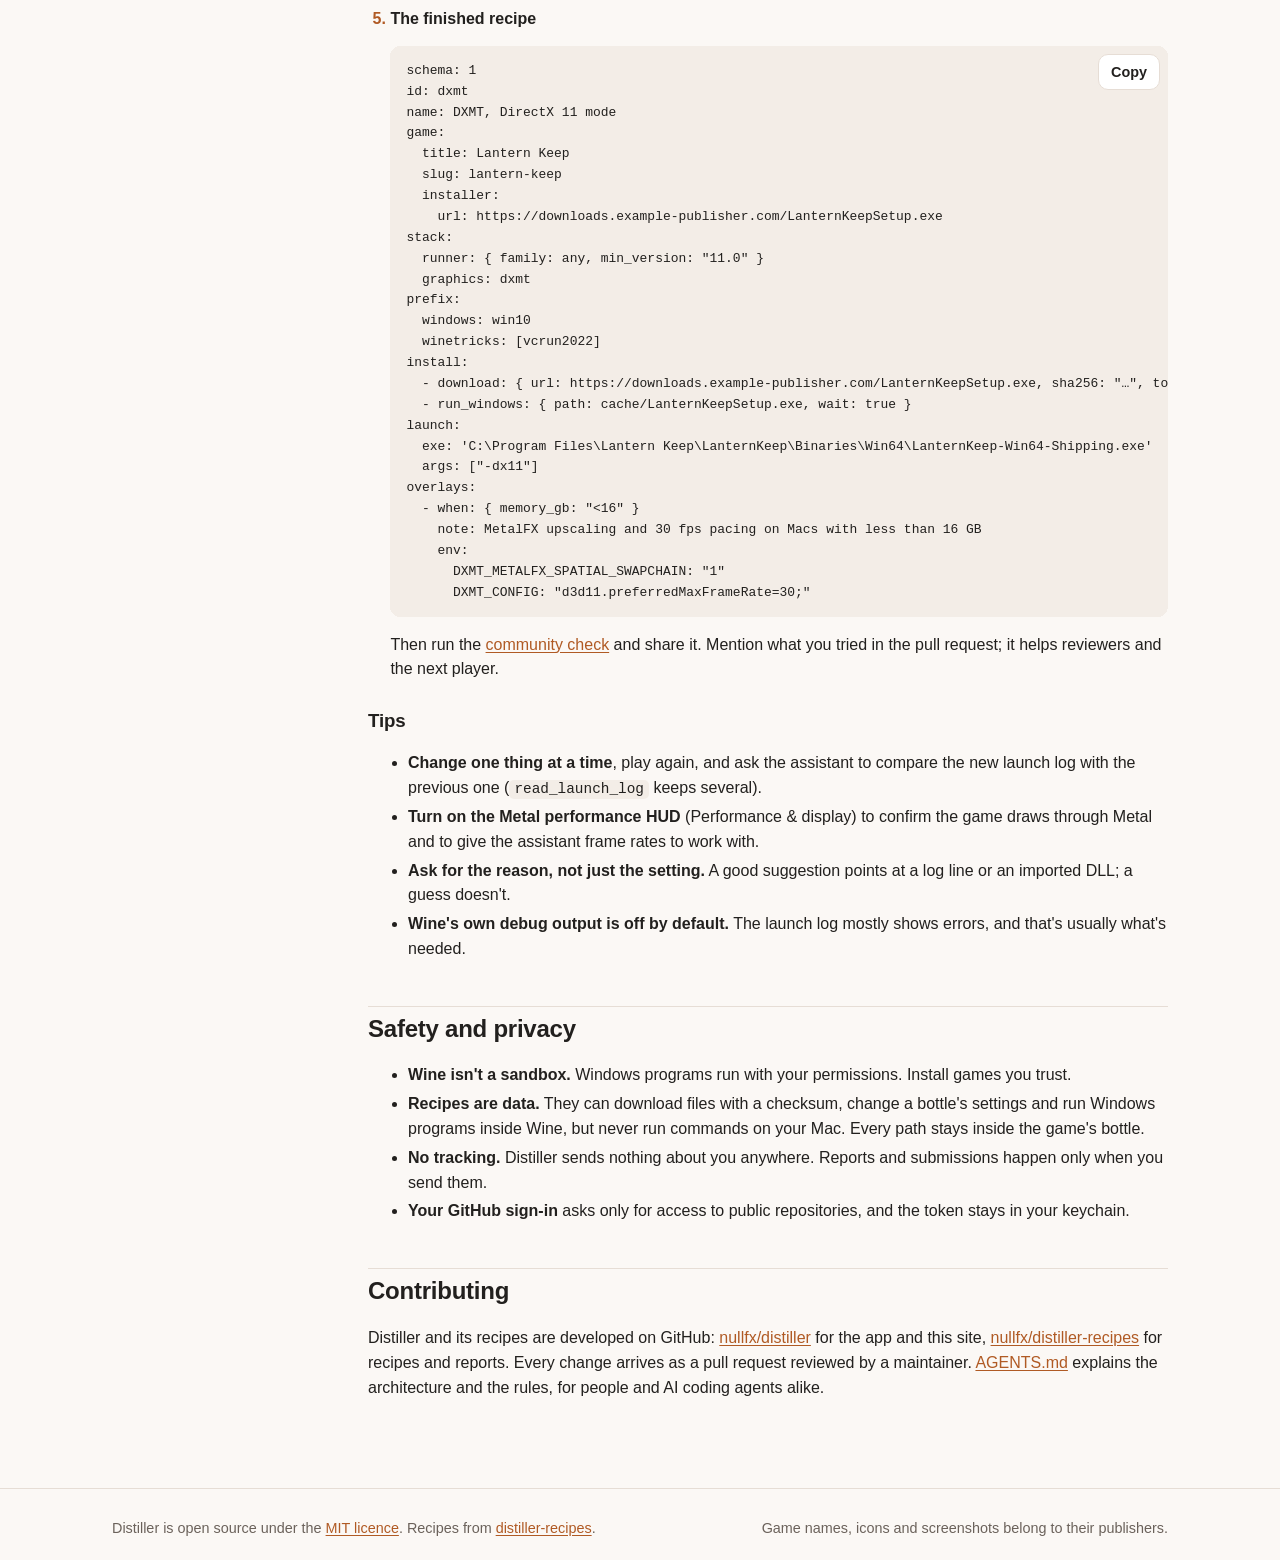
<file: site/docs/index.html>
<!doctype html>
<html lang="en">
<head>
  <meta charset="utf-8">
  <meta name="viewport" content="width=device-width, initial-scale=1, viewport-fit=cover">
  <title>Docs · Distiller</title>
  <meta name="description" content="How to install Windows games with Distiller, make recipes and share them.">
  <meta name="color-scheme" content="light dark">
  <meta property="og:title" content="Docs · Distiller">
  <meta property="og:description" content="How to install Windows games with Distiller, make recipes and share them.">
  <meta property="og:type" content="website">
  <meta property="og:url" content="https://nullfx.github.io/distiller/docs/">
  <!-- The link preview shows the app's window: Scripts/make-social-card.sh renders it. -->
  <meta property="og:image" content="https://nullfx.github.io/distiller/assets/social-card.png">
  <meta property="og:image:width" content="1200">
  <meta property="og:image:height" content="630">
  <meta property="og:image:alt" content="Distiller's My Library window, beside the tagline: Windows games on your Mac, distilled into recipes.">
  <meta name="twitter:card" content="summary_large_image">
  <link rel="icon" type="image/png" href="../assets/favicon.png">
  <link rel="apple-touch-icon" href="../assets/icon.png">
  <link rel="stylesheet" href="../assets/site.css">
</head>
<body>
  <header class="site-header">
    <div class="wrap">
      <a class="brand" href="../"><img src="../assets/favicon.png" alt="" width="30" height="30">Distiller</a>
      <nav class="site-nav" aria-label="Site">
        <a href="../">Home</a>
        <a href="../games/">Games</a>
        <a href="../docs/" aria-current="page">Docs</a>
        <a href="../about/">About</a>
        <a class="nav-github" href="https://github.com/nullfx/distiller"><svg class="nav-icon" viewBox="0 0 16 16" width="16" height="16" aria-hidden="true"><path fill="currentColor" d="M8 0c4.42 0 8 3.58 8 8a8.013 8.013 0 0 1-5.45 7.59c-.4.08-.55-.17-.55-.38 0-.27.01-1.13.01-2.2 0-.75-.25-1.23-.54-1.48 1.78-.2 3.65-.88 3.65-3.95 0-.88-.31-1.59-.82-2.15.08-.2.36-1.02-.08-2.12 0 0-.67-.22-2.2.82-.64-.18-1.32-.27-2-.27-.68 0-1.36.09-2 .27-1.53-1.03-2.2-.82-2.2-.82-.44 1.1-.16 1.92-.08 2.12-.51.56-.82 1.28-.82 2.15 0 3.06 1.86 3.75 3.64 3.95-.23.2-.44.55-.51 1.07-.46.21-1.61.55-2.33-.66-.15-.24-.6-.83-1.23-.82-.67.01-.27.38.01.53.34.19.73.9.82 1.13.16.45.68 1.31 2.69.94 0 .67.01 1.3.01 1.49 0 .21-.15.45-.55.38A7.995 7.995 0 0 1 0 8c0-4.42 3.58-8 8-8Z"/></svg>GitHub</a>
      </nav>
    </div>
  </header>
  <main>
    <div class="wrap docs-layout docs">
      <nav class="docs-nav" aria-label="Docs">
        <a href="#getting-started">Getting started</a>
        <a href="#first-run">First run</a>
        <a href="#installing">Installing games</a>
        <a href="#your-games">Adding your own games</a>
        <a href="#graphics">Graphics layers and tuning</a>
        <a href="#sharing">Sharing a recipe</a>
        <a href="#reports">Reporting how it ran</a>
        <a href="#recipes">The recipe format</a>
        <a href="#assistant">Troubleshooting assistant</a>
        <a href="#safety">Safety and privacy</a>
        <a href="#contributing">Contributing</a>
      </nav>
      <article>
        <h1>Distiller docs</h1>
        <p class="muted">How to install games with Distiller, make recipes for your own, and share them.</p>

        <section id="getting-started">
          <h2>Getting started</h2>
          <p>Distiller runs on Apple silicon Macs with macOS 14 or later. <a href="https://github.com/nullfx/distiller/releases/latest/download/Distiller.dmg">Download the latest release</a> (<code>Distiller.dmg</code>, signed and notarized), open it and drag Distiller to Applications. <a href="https://github.com/nullfx/distiller/releases">All releases</a> have notes on what changed. You can also <a href="../#get">build it from source</a> with Xcode 16 or later. The same engine is available as the <code>distiller</code> command-line tool: <code>swift run distiller --help</code> lists what it can do.</p>
        </section>

        <section id="first-run">
          <h2>First run</h2>
          <p>The <strong>Setup Assistant</strong> opens when something required is missing. It first asks where to keep Wine builds and bottles: the support folder, or a larger external drive (APFS or Mac OS Extended). Then it checks for and installs:</p>
          <ul>
            <li><strong>Rosetta</strong>, which today's Wine builds need (macOS asks for an administrator password).</li>
            <li><strong>Wine</strong>: a recent Wine build for macOS, downloaded from its publisher's releases and checked against the published checksum.</li>
            <li><strong>winetricks</strong> and <strong>cabextract</strong>, for Windows components such as fonts and runtimes.</li>
            <li><strong>DXMT</strong> and <strong>DXVK</strong>, open-source graphics layers.</li>
            <li><strong>D3DMetal</strong>, Apple's graphics layer, which Distiller never downloads for you: Apple's licence requires you to download the Game Porting Toolkit yourself. The assistant links to Apple's page and imports the disk image you downloaded.</li>
          </ul>
        </section>

        <section id="installing">
          <h2>Installing games</h2>
          <p>Find a game on the <a href="../games/">Games</a> page or in the app's <strong>Community</strong> tab. Recipes are ranked by how they ran on Macs like yours.</p>
          <p><strong>Install in Distiller</strong> on a game's page opens Distiller with that recipe. Distiller looks the recipe up in the catalogue itself, shows what it will do (which publisher's installer it downloads, from where) and waits for you to click Install. It then makes a new bottle, applies the recipe's settings and runs the game's official installer. The game appears in your Library; double-click it to play.</p>
          <p class="callout">Links from the website only ever name a game and a recipe in the catalogue. A link can't make Distiller install anything without your confirmation, or install anything that isn't in the catalogue.</p>
        </section>

        <section id="your-games">
          <h2>Adding your own games</h2>
          <p><strong>Create Recipe…</strong> (⌘N) starts from one of three places:</p>
          <ul>
            <li><strong>A game already on your Mac</strong>: choose its folder and the program to launch. Distiller reads the program's imports to suggest a graphics layer, Windows version and components. Big games on an external drive can be used where they are: Distiller gives the drive a Windows letter, so the game updates its own files.</li>
            <li><strong>A Windows installer</strong>: Distiller runs it in a new bottle, then you pick the program it installed.</li>
            <li><strong>An empty bottle</strong> that you set up yourself.</li>
          </ul>
          <p>Every game you build opens in the <strong>recipe workshop</strong>: choose the program, adjust settings, run installers and Wine tools, edit the recipe's YAML, and play to test.</p>
        </section>

        <section id="graphics">
          <h2>Graphics layers and tuning</h2>
          <p>Windows games draw with Direct3D; a graphics layer translates that for your Mac:</p>
          <ul>
            <li><strong>D3DMetal</strong> (Apple, from your Game Porting Toolkit download): Direct3D 9–12 on Metal.</li>
            <li><strong>DXMT</strong>: Direct3D 10 and 11 on Metal.</li>
            <li><strong>DXVK</strong>: Direct3D 9–11 on Vulkan, through MoltenVK.</li>
            <li><strong>WineD3D</strong>: Wine's own, through OpenGL; the most compatible and usually the slowest.</li>
          </ul>
          <p>D3DMetal and DXMT need a Wine build that exports the macOS driver's functions; Distiller checks each Wine build and only offers the layers it can run. <strong>Performance &amp; display</strong> in the workshop has curated options, such as asynchronous shader compilation and frame-rate limits for DXVK, MetalFX upscaling for DXMT, and the Metal performance HUD. Each one is a recipe setting, so it's shared with the recipe.</p>
        </section>

        <section id="sharing">
          <h2>Sharing a recipe</h2>
          <p>Shared recipes must install the game from its <strong>publisher's official, public installer</strong> and download nothing else of the game. Before you submit, run the <strong>community check</strong> from the Submit window:</p>
          <p>To find the installer's link, use <strong>Get from Download Page…</strong> in the recipe workshop's Official installer section. Distiller opens the publisher's download page in a private browser (nothing is kept); click the download for Windows as usual. Distiller saves the installer, notes the page and every link the download went through, and checks which one a player's Distiller can download directly, without the page's cookies and without links that expire. That link and the page go into the recipe.</p>
          <p>Some publishers have no link that works on its own. Then choose <strong>Use the Download Page</strong>: the recipe keeps only the page, and when a player installs the game, Distiller opens that page in its private browser for them to click the download. Distiller checks the file is the same installer, by its checksum or, for installers that change with updates, its publisher's signature, before it installs anything. On the command line, <code>distiller install</code> shows the page and asks for the path of the file you downloaded.</p>
          <ol>
            <li>Distiller makes a fresh bottle, downloads the official installer (recording its checksum), applies your recipe's settings and starts the installer. Follow its steps.</li>
            <li>A small panel floats above everything from the moment the installer starts. Some installers finish; others start a launcher or the game themselves. Either way, choose the game's program from what's running in the test bottle, or start an installed one. Play until the game reaches its login screen or menu, and press <strong>⌃⌥⌘S</strong> (or click Capture) whenever it shows something worth sharing, during the install too. Screenshots the game saves with its own key are picked up too. Capturing needs Screen Recording permission for Distiller.</li>
            <li>Tell Distiller whether it works. Everything in the test bottle is stopped, and the bottle is removed.</li>
          </ol>
          <p>Then <strong>Submit to Community…</strong> signs you in to GitHub with a one-time code (the GitHub button in the toolbar, or Settings), lets you choose up to three screenshots and the cover, and opens a pull request on <a href="https://github.com/nullfx/distiller-recipes">distiller-recipes</a>. A maintainer reviews it; once merged, it's on this site and in everyone's Community tab. Browsing and installing never need an account.</p>
        </section>

        <section id="reports">
          <h2>Reporting how it ran</h2>
          <p>After you play, <strong>Report How It Ran…</strong> opens a pre-filled form on GitHub: a rating from Platinum to Borked, optional frames per second, and notes. Reports include your Mac's chip, GPU cores, memory and macOS version, and nothing else about you. They decide how recipes are ranked for Macs like yours.</p>
        </section>

        <section id="recipes">
          <h2>The recipe format</h2>
          <p>A recipe is YAML. This is the shape of one (abridged):</p>
<pre><code>schema: 1
id: dxvk
game:
  title: Example Game
  slug: example-game
  installer:
    url: https://cdn.example-publisher.com/ExampleSetup.exe
stack:
  runner: { family: winehq, min_version: "11.0" }
  graphics: dxvk
prefix:
  windows: win10
  winetricks: [corefonts]
install:
  - download: { url: https://cdn.example-publisher.com/ExampleSetup.exe, sha256: "…", to: cache/ExampleSetup.exe }
  - run_windows: { path: cache/ExampleSetup.exe, wait: true }
env:
  DXVK_ASYNC: "1"
launch:
  exe: 'C:\Program Files\Example\Game.exe'
overlays:
  - when: { memory_gb: "&lt;16" }
    note: Capped at 60 FPS on Macs with less than 16 GB of memory
    env: { DXVK_FRAME_RATE: "60" }</code></pre>
          <p>The <a href="https://github.com/nullfx/distiller-recipes/tree/main/schema">schemas</a> define every field, and the repository's <a href="https://github.com/nullfx/distiller-recipes/blob/main/CONTRIBUTING.md">contributing guide</a> explains the rules. These example recipes show the format (they're examples, not real games):</p>
          <div id="examples" aria-live="polite"><p class="muted">Loading examples…</p></div>
        </section>

        <section id="assistant">
          <h2>Troubleshooting assistant</h2>
          <p>Getting a Windows game to run well in Wine can take some detective work: the right graphics layer, Windows version, runtime libraries and settings aren't always obvious, and a game that won't start rarely says why. To help, Distiller includes an AI troubleshooting assistant: a built-in MCP server that lets the AI app you already use look at the evidence with you, so it can diagnose problems and suggest a better configuration.</p>
          <p><code>distiller mcp</code> serves read-only troubleshooting tools over the <a href="https://modelcontextprotocol.io/">Model Context Protocol</a>, so an AI assistant you already use (Claude, ChatGPT, or a model running on your Mac in LM Studio or Ollama) can read a game's setup, launch logs, crash dumps and program details, and suggest recipe settings. It's most useful while you build a recipe for a new game and don't yet know which graphics layer, Windows version, winetricks components or DLL overrides it needs.</p>
          <p>The assistant can't change, run or delete anything. It only reads a game's own folder and bottle, its answers are text and size-capped, and paths in your home folder are shown as <code>~</code>.</p>

          <h3 id="assistant-on">Turn it on</h3>
          <p>The assistant is <strong>off until you turn it on</strong>. In <strong>Distiller ▸ Settings</strong>, open the <strong>AI Assistant</strong> tab and switch on <strong>Let AI assistants troubleshoot games</strong>. The <strong>Connect an AI Assistant</strong> window opens with the steps for each app below, filled in with the path on your Mac and ready to copy; <strong>Connection Steps…</strong> in the same tab opens it again. From a terminal:</p>
<pre data-copy><code>distiller assistant on
distiller assistant setup lm-studio   # or claude-desktop, claude-code, chatgpt, ollama, other</code></pre>
          <p>Your assistant starts the server itself when it needs it. The server talks over standard input and output (stdio) and never listens on the network. In an app installed in Applications, the command is:</p>
<pre data-copy><code>/Applications/Distiller.app/Contents/Helpers/distiller mcp</code></pre>
          <p>Turn the switch off once your games run and you just want to play. Connected assistants lose access at once, without being restarted.</p>

          <h3 id="assistant-tools">What it can read</h3>
          <div class="table-scroll">
            <table>
              <thead><tr><th>Tool</th><th>What the assistant uses it for</th></tr></thead>
              <tbody>
                <tr><td><code>list_games</code></td><td>Your library: each game's ID, recipe, graphics layer, whether it can be played and why not.</td></tr>
                <tr><td><code>get_game</code></td><td>A game's recipe and the settings resolved for your Mac: graphics layer, Windows version, winetricks, DLL overrides, environment, launch command, bottle and Wine build.</td></tr>
                <tr><td><code>read_launch_log</code></td><td>The Wine output saved from a launch, filtered (for example to <code>err:</code> lines) and with repeated lines merged.</td></tr>
                <tr><td><code>list_game_logs</code></td><td>Logs and crash dumps the game writes itself, in its folder and in the bottle's AppData.</td></tr>
                <tr><td><code>read_game_file</code></td><td>One of those logs, or a text config file, from the game's folder or bottle.</td></tr>
                <tr><td><code>inspect_program</code></td><td>A program's headers, without running it: 32- or 64-bit, imported DLLs, DirectX version, engine (Unity, Unreal, .NET), and Distiller's suggested settings.</td></tr>
                <tr><td><code>get_environment</code></td><td>Your Mac (chip, GPU cores, memory, macOS, Rosetta) and the installed Wine builds and graphics layers.</td></tr>
              </tbody>
            </table>
          </div>
          <p class="callout"><strong>Where your data goes:</strong> Claude and ChatGPT send what the tools return (log lines, file contents, your Mac's setup) to their service, under that service's privacy terms. With a model in LM Studio or Ollama, everything stays on your Mac. Your assistant asks before each tool call, so you can see what's read.</p>

          <h3 id="assistant-connect">Connect your assistant</h3>
          <p><strong>Distiller doesn't change your AI app's settings.</strong> You add Distiller's command to the app's list of MCP servers, and the app starts Distiller's server whenever it needs it. The server runs only while that app uses it, and talks only to that app. Any app that supports local (stdio) MCP servers can connect: the steps below cover common ones, and for others, look for "MCP servers", "tools" or "integrations" in the app's settings.</p>
          <p>Every app needs the same two things: the command (the path above) and the single argument <code>mcp</code>. Change the path if Distiller isn't in Applications.</p>

          <details class="connect" open>
            <summary>Claude Desktop</summary>
            <p>In Claude, choose <strong>Settings ▸ Developer ▸ Edit Config</strong> and add the <code>distiller</code> entry to <code>claude_desktop_config.json</code>, keeping any <code>mcpServers</code> you already have:</p>
<pre data-copy><code>{
  "mcpServers": {
    "distiller": {
      "command": "/Applications/Distiller.app/Contents/Helpers/distiller",
      "args": ["mcp"]
    }
  }
}</code></pre>
            <p>Quit and reopen Claude. Distiller's tools appear in the tools menu of a new chat.</p>
          </details>

          <details class="connect">
            <summary>Claude Code</summary>
<pre data-copy><code>claude mcp add --scope user distiller -- /Applications/Distiller.app/Contents/Helpers/distiller mcp</code></pre>
            <p><code>--scope user</code> makes it available in every project. Start <code>claude</code> and run <code>/mcp</code> to check it's connected.</p>
          </details>

          <details class="connect">
            <summary>ChatGPT</summary>
            <p>The ChatGPT desktop app can start local (STDIO) MCP servers: open <strong>Settings ▸ MCP servers</strong>, add a server named <code>distiller</code> of type <strong>STDIO</strong>, with the command above and the argument <code>mcp</code>. The app shares this list with Codex, which keeps it in <code>~/.codex/config.toml</code>, so you can add it there instead:</p>
<pre data-copy><code>[mcp_servers.distiller]
command = "/Applications/Distiller.app/Contents/Helpers/distiller"
args = ["mcp"]</code></pre>
            <p>ChatGPT on the web, and versions of the app that only offer remote (HTTPS) servers, can't use Distiller: its server runs on your Mac and isn't reachable from the internet. We don't recommend exposing it through a tunnel.</p>
          </details>

          <details class="connect">
            <summary>LM Studio</summary>
            <ol>
              <li>Open the <strong>Program</strong> tab in the right-hand sidebar and choose <strong>Install ▸ Edit mcp.json</strong>.</li>
              <li>Add the <code>distiller</code> entry inside <code>mcpServers</code> and save:</li>
            </ol>
<pre data-copy><code>{
  "mcpServers": {
    "distiller": {
      "command": "/Applications/Distiller.app/Contents/Helpers/distiller",
      "args": ["mcp"]
    }
  }
}</code></pre>
            <p>Load a model that supports tool use (a recent Qwen or gpt-oss model works well), and set its context length to at least 32K tokens: recipes and logs are long, and a short context makes the model forget what it read. LM Studio asks before each tool call.</p>
          </details>

          <details class="connect">
            <summary>Ollama</summary>
            <p>Ollama runs models but doesn't start MCP servers itself, so pair it with an MCP client that talks to Ollama. One is <a href="https://github.com/jonigl/mcp-client-for-ollama">mcp-client-for-ollama</a> (<code>ollmcp</code>), a chat app for the terminal. Save the JSON above as <code>distiller-mcp.json</code>, then:</p>
<pre data-copy><code>pip install ollmcp
OLLAMA_CONTEXT_LENGTH=32768 ollama serve      # in another terminal, if Ollama isn't running
ollama pull qwen3:14b
ollmcp --servers-json distiller-mcp.json --model qwen3:14b</code></pre>
            <p>Any model with tool calling works; bigger ones follow logs better. Other desktop chat apps that support both Ollama and MCP servers use the same <code>command</code> and <code>args</code>.</p>
          </details>

          <details class="connect">
            <summary>Other MCP clients</summary>
            <p>Any client that can start a local (stdio) MCP server can use Distiller. Most read an <code>mcpServers</code> block like the one above; others ask for the command and its arguments separately:</p>
<pre data-copy><code>/Applications/Distiller.app/Contents/Helpers/distiller mcp</code></pre>
            <p>The server speaks JSON-RPC 2.0, one message per line, and writes its status to standard error. To test it by hand, run the command and type <code>{"jsonrpc":"2.0","id":1,"method":"tools/list"}</code>.</p>
          </details>

          <h3 id="assistant-settings">From Wine settings to recipe fields</h3>
          <p>The assistant suggests changes in Wine's terms. This is where each one goes in a recipe, and in the recipe workshop:</p>
          <div class="table-scroll">
            <table>
              <thead><tr><th>Suggestion</th><th>Recipe field</th><th>Example</th></tr></thead>
              <tbody>
                <tr><td>A different graphics layer (DirectX translation)</td><td><code>stack.graphics</code></td><td><code>graphics: dxmt</code> (or <code>d3dmetal</code>, <code>dxvk</code>, <code>wined3d</code>)</td></tr>
                <tr><td>winecfg's Windows version</td><td><code>prefix.windows</code></td><td><code>windows: win10</code></td></tr>
                <tr><td>winecfg's Libraries tab (DLL overrides)</td><td><code>prefix.dll_overrides</code></td><td><code>dll_overrides: { xinput1_3: native }</code></td></tr>
                <tr><td>winetricks components (runtimes, fonts)</td><td><code>prefix.winetricks</code></td><td><code>winetricks: [vcrun2022, d3dcompiler_47]</code></td></tr>
                <tr><td>Registry settings</td><td><code>prefix.registry</code></td><td><code>{ key: 'HKCU\Software\Wine\…', values: { … } }</code></td></tr>
                <tr><td>Environment variables (graphics-layer tuning)</td><td><code>env</code></td><td><code>DXMT_METALFX_SPATIAL_SWAPCHAIN: "1"</code></td></tr>
                <tr><td>Launch options</td><td><code>launch.args</code></td><td><code>args: ["-dx11"]</code></td></tr>
                <tr><td>Something only some Macs need</td><td><code>overlays</code></td><td><code>when: { memory_gb: "&lt;16" }</code></td></tr>
              </tbody>
            </table>
          </div>
          <p>Recipes can only use the winetricks components and environment variables on the recipes repository's allowlist; the workshop shows what's allowed.</p>

          <h3 id="assistant-example">Example: a recipe from scratch</h3>
          <p>An illustration of a typical session. <em>Lantern Keep</em> is a made-up Unreal Engine game; the log lines are the kind Wine and Unreal really write.</p>

          <ol class="walkthrough">
            <li>
              <h4>Start with Distiller's guess</h4>
              <p>Choose <strong>Create Recipe…</strong>, give it the publisher's installer, and pick the game's program once it's installed. Distiller reads the program's DLL imports and suggests a starting point; here, DXMT, Windows 10 and no winetricks. Click <strong>Play</strong>. The game closes straight away, with no window.</p>
            </li>
            <li>
              <h4>Ask the assistant</h4>
              <p>With the assistant on and connected, start a new chat:</p>
<pre data-copy class="prompt"><code>Use the Distiller tools to work out why Lantern Keep won't start. Look at its setup and its latest launch log, check the game's own logs and crash dumps, and inspect its program. Then tell me which recipe settings to change and why.</code></pre>
              <p>The assistant calls <code>list_games</code> to find the game, <code>get_game</code> for its setup, and <code>read_launch_log</code> filtered to <code>err:</code> lines:</p>
<pre><code>err:module:import_dll Library VCRUNTIME140_1.dll (needed by L"C:\\Program Files\\Lantern Keep\\LanternKeep\\Binaries\\Win64\\LanternKeep-Win64-Shipping.exe") not found
err:module:loader_init Importing dlls for L"C:\\Program Files\\Lantern Keep\\LanternKeep\\Binaries\\Win64\\LanternKeep-Win64-Shipping.exe" failed, status c0000135</code></pre>
              <p class="reply"><strong>Assistant:</strong> The game can't load <code>VCRUNTIME140_1.dll</code>, part of the Microsoft Visual C++ 2015–2022 runtime. Its installer normally adds the runtime, but it didn't in this bottle. Add the <code>vcrun2022</code> winetricks component.</p>
            </li>
            <li>
              <h4>Apply it and play again</h4>
              <p>In the recipe workshop, add <code>vcrun2022</code> under winetricks and play. This time a window opens and then closes. Ask the assistant to compare the new launch with the last one. It calls <code>list_game_logs</code>, which finds the game's own log and a crash folder in the bottle:</p>
<pre><code>~/…/drive_c/users/you/AppData/Local/LanternKeep/Saved/Logs/LanternKeep.log
~/…/drive_c/users/you/AppData/Local/LanternKeep/Saved/Crashes/UECC-Windows-…/CrashContext.runtime-xml</code></pre>
              <p>It reads the log with <code>read_game_file</code> and checks the program with <code>inspect_program</code>:</p>
<pre><code>LogD3D12RHI: Error: D3D12CreateDevice failed
LogRHI: Error: No compatible D3D12 adapter found
inspect_program: 64-bit · Unreal Engine · imports d3d12.dll, d3d11.dll, dxgi.dll</code></pre>
              <p class="reply"><strong>Assistant:</strong> The game starts in DirectX 12 mode, and DXMT only translates DirectX 10 and 11. Unreal Engine games accept <code>-dx11</code>, so add that launch argument and keep DXMT. If the game has no DirectX 11 mode, switch the graphics layer to D3DMetal, which handles DirectX 12 (you import it from Apple's Game Porting Toolkit in Components).</p>
            </li>
            <li>
              <h4>Tune it for your Mac</h4>
              <p>With <code>-dx11</code>, the game reaches its menu. On an 8 GB MacBook Air it stutters in busy scenes, so you ask for help. The assistant calls <code>get_environment</code>, sees 8 GB of memory and an 8-core GPU, and suggests two options from the workshop's <strong>Performance &amp; display</strong> list: MetalFX upscaling, and steady 30 fps frame pacing. It also suggests applying them only to Macs with less than 16 GB, so players with more memory keep full resolution.</p>
            </li>
            <li>
              <h4>The finished recipe</h4>
<pre data-copy><code>schema: 1
id: dxmt
name: DXMT, DirectX 11 mode
game:
  title: Lantern Keep
  slug: lantern-keep
  installer:
    url: https://downloads.example-publisher.com/LanternKeepSetup.exe
stack:
  runner: { family: any, min_version: "11.0" }
  graphics: dxmt
prefix:
  windows: win10
  winetricks: [vcrun2022]
install:
  - download: { url: https://downloads.example-publisher.com/LanternKeepSetup.exe, sha256: "…", to: cache/LanternKeepSetup.exe }
  - run_windows: { path: cache/LanternKeepSetup.exe, wait: true }
launch:
  exe: 'C:\Program Files\Lantern Keep\LanternKeep\Binaries\Win64\LanternKeep-Win64-Shipping.exe'
  args: ["-dx11"]
overlays:
  - when: { memory_gb: "&lt;16" }
    note: MetalFX upscaling and 30 fps pacing on Macs with less than 16 GB
    env:
      DXMT_METALFX_SPATIAL_SWAPCHAIN: "1"
      DXMT_CONFIG: "d3d11.preferredMaxFrameRate=30;"</code></pre>
              <p>Then run the <a href="#sharing">community check</a> and share it. Mention what you tried in the pull request; it helps reviewers and the next player.</p>
            </li>
          </ol>

          <h3 id="assistant-tips">Tips</h3>
          <ul>
            <li><strong>Change one thing at a time</strong>, play again, and ask the assistant to compare the new launch log with the previous one (<code>read_launch_log</code> keeps several).</li>
            <li><strong>Turn on the Metal performance HUD</strong> (Performance &amp; display) to confirm the game draws through Metal and to give the assistant frame rates to work with.</li>
            <li><strong>Ask for the reason, not just the setting.</strong> A good suggestion points at a log line or an imported DLL; a guess doesn't.</li>
            <li><strong>Wine's own debug output is off by default.</strong> The launch log mostly shows errors, and that's usually what's needed.</li>
          </ul>
        </section>

        <section id="safety">
          <h2>Safety and privacy</h2>
          <ul>
            <li><strong>Wine isn't a sandbox.</strong> Windows programs run with your permissions. Install games you trust.</li>
            <li><strong>Recipes are data.</strong> They can download files with a checksum, change a bottle's settings and run Windows programs inside Wine, but never run commands on your Mac. Every path stays inside the game's bottle.</li>
            <li><strong>No tracking.</strong> Distiller sends nothing about you anywhere. Reports and submissions happen only when you send them.</li>
            <li><strong>Your GitHub sign-in</strong> asks only for access to public repositories, and the token stays in your keychain.</li>
          </ul>
        </section>

        <section id="contributing">
          <h2>Contributing</h2>
          <p>Distiller and its recipes are developed on GitHub: <a href="https://github.com/nullfx/distiller">nullfx/distiller</a> for the app and this site, <a href="https://github.com/nullfx/distiller-recipes">nullfx/distiller-recipes</a> for recipes and reports. Every change arrives as a pull request reviewed by a maintainer. <a href="https://github.com/nullfx/distiller/blob/main/AGENTS.md">AGENTS.md</a> explains the architecture and the rules, for people and AI coding agents alike.</p>
        </section>
      </article>
    </div>
  </main>
  <footer class="site-footer">
    <div class="wrap">
      <span>Distiller is open source under the <a href="https://github.com/nullfx/distiller/blob/main/LICENSE">MIT licence</a>. Recipes from <a href="https://github.com/nullfx/distiller-recipes">distiller-recipes</a>.</span>
      <span>Game names, icons and screenshots belong to their publishers.</span>
    </div>
  </footer>
  <script type="module" src="../assets/site.js"></script>
  <script type="module" src="../assets/docs.js"></script>
</body>
</html>
</file>
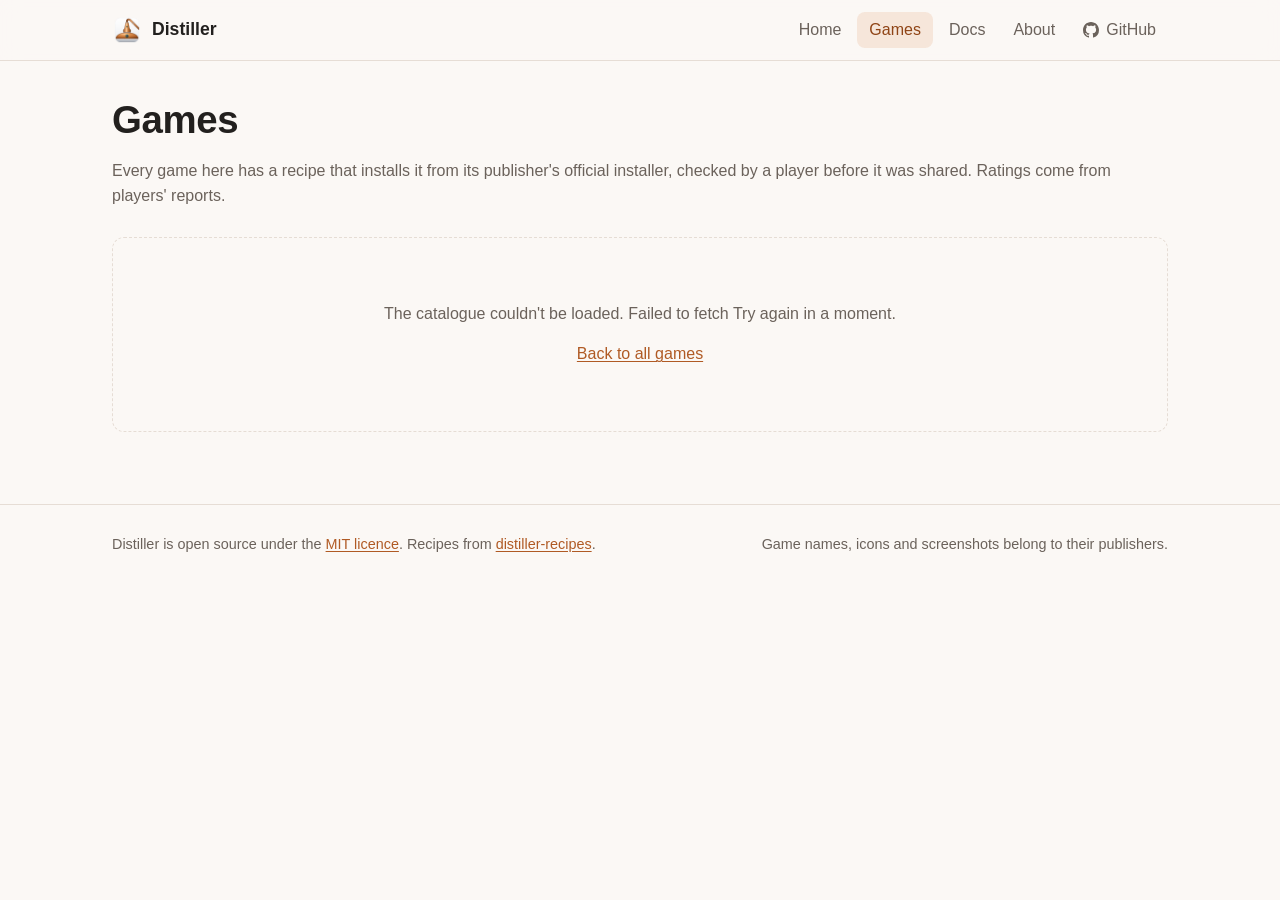
<file: site/games/index.html>
<!doctype html>
<html lang="en">
<head>
  <meta charset="utf-8">
  <meta name="viewport" content="width=device-width, initial-scale=1, viewport-fit=cover">
  <title>Games · Distiller</title>
  <meta name="description" content="Windows games with Distiller recipes, rated by players on Apple silicon Macs.">
  <meta name="color-scheme" content="light dark">
  <meta property="og:title" content="Games · Distiller">
  <meta property="og:description" content="Windows games with Distiller recipes, rated by players on Apple silicon Macs.">
  <meta property="og:type" content="website">
  <meta property="og:url" content="https://nullfx.github.io/distiller/games/">
  <!-- The link preview shows the app's window: Scripts/make-social-card.sh renders it. -->
  <meta property="og:image" content="https://nullfx.github.io/distiller/assets/social-card.png">
  <meta property="og:image:width" content="1200">
  <meta property="og:image:height" content="630">
  <meta property="og:image:alt" content="Distiller's My Library window, beside the tagline: Windows games on your Mac, distilled into recipes.">
  <meta name="twitter:card" content="summary_large_image">
  <link rel="icon" type="image/png" href="../assets/favicon.png">
  <link rel="apple-touch-icon" href="../assets/icon.png">
  <link rel="stylesheet" href="../assets/site.css">
</head>
<body>
  <header class="site-header">
    <div class="wrap">
      <a class="brand" href="../"><img src="../assets/favicon.png" alt="" width="30" height="30">Distiller</a>
      <nav class="site-nav" aria-label="Site">
        <a href="../">Home</a>
        <a href="../games/" aria-current="page">Games</a>
        <a href="../docs/">Docs</a>
        <a href="../about/">About</a>
        <a class="nav-github" href="https://github.com/nullfx/distiller"><svg class="nav-icon" viewBox="0 0 16 16" width="16" height="16" aria-hidden="true"><path fill="currentColor" d="M8 0c4.42 0 8 3.58 8 8a8.013 8.013 0 0 1-5.45 7.59c-.4.08-.55-.17-.55-.38 0-.27.01-1.13.01-2.2 0-.75-.25-1.23-.54-1.48 1.78-.2 3.65-.88 3.65-3.95 0-.88-.31-1.59-.82-2.15.08-.2.36-1.02-.08-2.12 0 0-.67-.22-2.2.82-.64-.18-1.32-.27-2-.27-.68 0-1.36.09-2 .27-1.53-1.03-2.2-.82-2.2-.82-.44 1.1-.16 1.92-.08 2.12-.51.56-.82 1.28-.82 2.15 0 3.06 1.86 3.75 3.64 3.95-.23.2-.44.55-.51 1.07-.46.21-1.61.55-2.33-.66-.15-.24-.6-.83-1.23-.82-.67.01-.27.38.01.53.34.19.73.9.82 1.13.16.45.68 1.31 2.69.94 0 .67.01 1.3.01 1.49 0 .21-.15.45-.55.38A7.995 7.995 0 0 1 0 8c0-4.42 3.58-8 8-8Z"/></svg>GitHub</a>
      </nav>
    </div>
  </header>
  <main>
    <div class="wrap">
      <header class="page-head">
        <h1>Games</h1>
        <p class="muted">Every game here has a recipe that installs it from its publisher's official installer, checked by a player before it was shared. Ratings come from players' reports.</p>
      </header>
      <div id="catalogue" aria-live="polite"><p class="muted">Loading the catalogue…</p></div>
    </div>
  </main>
  <footer class="site-footer">
    <div class="wrap">
      <span>Distiller is open source under the <a href="https://github.com/nullfx/distiller/blob/main/LICENSE">MIT licence</a>. Recipes from <a href="https://github.com/nullfx/distiller-recipes">distiller-recipes</a>.</span>
      <span>Game names, icons and screenshots belong to their publishers.</span>
    </div>
  </footer>
  <script type="module" src="../assets/site.js"></script>
  <script type="module" src="../assets/games.js"></script>
</body>
</html>
</file>
<file: site/assets/site.css>
/* Distiller website. Copper accents from the app icon; light and dark follow the system. */
:root {
  --bg: #fbf8f5;
  --bg-raised: #ffffff;
  --bg-sunk: #f3ede7;
  --text: #22201e;
  --text-muted: #6b625b;
  --line: #e6ddd5;
  --copper: #b05a24;
  --copper-strong: #8f4416;
  --copper-soft: #f6e6da;
  --focus: #d27a3d;
  --shadow: 0 1px 2px rgba(60, 35, 15, 0.06), 0 6px 18px rgba(60, 35, 15, 0.06);
  --radius: 12px;
  --gutter: clamp(16px, 4vw, 32px);
  --tier-platinum: #6c7a89;
  --tier-gold: #b8860b;
  --tier-silver: #8a8f96;
  --tier-bronze: #a0612f;
  --tier-borked: #b23a3a;
  --tier-none: #8b837c;
  --code-bg: #fdfbf9;
  --code-key: #9a4a17;
  --code-string: #2f6b3a;
  --code-number: #1f5f99;
  --code-literal: #7a3b8f;
  --code-comment: #8b837c;
  --code-punct: #8b7d72;
  color-scheme: light;
}

@media (prefers-color-scheme: dark) {
  :root:not([data-theme="light"]) {
    --bg: #161412;
    --bg-raised: #1f1c19;
    --bg-sunk: #12100f;
    --text: #f1ebe5;
    --text-muted: #b2a79d;
    --line: #34302b;
    --copper: #e08a4f;
    --copper-strong: #f0a46f;
    --copper-soft: #3a2619;
    --shadow: 0 1px 2px rgba(0, 0, 0, 0.3), 0 6px 18px rgba(0, 0, 0, 0.25);
    --tier-platinum: #a9b7c6;
    --tier-gold: #e0b443;
    --tier-silver: #b9bec5;
    --tier-bronze: #d08a52;
    --tier-borked: #e06666;
    --code-bg: #1a1715;
    --code-key: #f0a46f;
    --code-string: #9fd39d;
    --code-number: #8cc3f0;
    --code-literal: #d6a3e6;
    --code-comment: #8f857c;
    --code-punct: #a39689;
    color-scheme: dark;
  }
}

* { box-sizing: border-box; }
html { -webkit-text-size-adjust: 100%; }
body {
  margin: 0;
  background: var(--bg);
  color: var(--text);
  font: 16px/1.55 -apple-system, BlinkMacSystemFont, "SF Pro Text", "Helvetica Neue", Helvetica, Arial, sans-serif;
}
img { max-width: 100%; display: block; }
a { color: var(--copper); text-decoration-thickness: 1px; text-underline-offset: 2px; }
a:hover { color: var(--copper-strong); }
:focus-visible { outline: 2px solid var(--focus); outline-offset: 2px; border-radius: 4px; }
h1, h2, h3 { line-height: 1.2; letter-spacing: -0.01em; }
code, pre { font-family: ui-monospace, "SF Mono", Menlo, Consolas, monospace; font-size: 0.9em; }
code { background: var(--bg-sunk); padding: 0.1em 0.35em; border-radius: 5px; }
pre { background: var(--bg-sunk); padding: 14px 16px; border-radius: 10px; overflow-x: auto; line-height: 1.45; }
pre code { background: none; padding: 0; }

.wrap { max-width: 1120px; margin: 0 auto; padding-inline: var(--gutter); }
.muted { color: var(--text-muted); }
.visually-hidden { position: absolute; width: 1px; height: 1px; overflow: hidden; clip: rect(0 0 0 0); white-space: nowrap; }

/* Header and footer */
.site-header {
  position: sticky; top: 0; z-index: 10;
  background: color-mix(in srgb, var(--bg) 88%, transparent);
  backdrop-filter: saturate(1.4) blur(10px);
  -webkit-backdrop-filter: saturate(1.4) blur(10px);
  border-bottom: 1px solid var(--line);
  padding-top: env(safe-area-inset-top, 0px);
}
.site-header .wrap { display: flex; align-items: center; gap: 20px; min-height: 60px; flex-wrap: wrap; }
.brand { display: flex; align-items: center; gap: 10px; color: var(--text); text-decoration: none; font-weight: 650; font-size: 1.1rem; }
.brand img { width: 30px; height: 30px; }
.site-nav { display: flex; gap: 4px; margin-left: auto; flex-wrap: wrap; }
.site-nav a { color: var(--text-muted); text-decoration: none; padding: 6px 12px; border-radius: 8px; font-weight: 520; }
.site-nav a:hover { color: var(--text); background: var(--bg-sunk); }
.site-nav a[aria-current="page"] { color: var(--copper-strong); background: var(--copper-soft); }
.nav-github { display: inline-flex; align-items: center; gap: 7px; }
.nav-icon { width: 16px; height: 16px; flex: none; }
.site-footer { border-top: 1px solid var(--line); margin-top: 72px; padding: 28px 0 calc(28px + env(safe-area-inset-bottom, 0px)); color: var(--text-muted); font-size: 0.9rem; }
.site-footer .wrap { display: flex; gap: 12px 28px; flex-wrap: wrap; justify-content: space-between; }

/* Buttons and chips */
.button {
  display: inline-flex; align-items: center; justify-content: center; gap: 8px;
  padding: 10px 18px; border-radius: 10px; border: 1px solid var(--line);
  background: var(--bg-raised); color: var(--text); font: inherit; font-weight: 600;
  text-decoration: none; cursor: pointer; box-shadow: var(--shadow);
}
.button:hover { color: var(--text); border-color: var(--copper); }
.button.primary { background: var(--copper); border-color: var(--copper); color: #fff; }
.button.primary:hover { background: var(--copper-strong); border-color: var(--copper-strong); color: #fff; }
.button.small { padding: 6px 12px; font-size: 0.9rem; box-shadow: none; }
.button-row { display: flex; gap: 10px; flex-wrap: wrap; align-items: center; }
.chip { display: inline-block; padding: 2px 9px; border-radius: 999px; background: var(--bg-sunk); color: var(--text-muted); font-size: 0.8rem; font-weight: 550; }
.tier { display: inline-flex; align-items: center; gap: 6px; font-weight: 650; font-size: 0.85rem; }
.tier::before { content: ""; width: 9px; height: 9px; border-radius: 50%; background: currentColor; }
.tier-platinum { color: var(--tier-platinum); }
.tier-gold { color: var(--tier-gold); }
.tier-silver { color: var(--tier-silver); }
.tier-bronze { color: var(--tier-bronze); }
.tier-borked { color: var(--tier-borked); }
.tier-none { color: var(--tier-none); }

/* Home */
.hero { padding: clamp(28px, 5vw, 56px) 0 48px; }
.hero .wrap { display: grid; grid-template-columns: minmax(0, 1fr) minmax(0, 1fr); gap: 32px; align-items: center; }
.hero h1 { font-size: clamp(2.2rem, 5vw, 3.5rem); margin: 0 0 16px; }
.hero p.lede { font-size: 1.2rem; color: var(--text-muted); margin: 0 0 28px; max-width: 34em; }
/* The app's window, captured with its own shadow on a transparent background. */
/* The figure is the grid item, not the image: some browsers (Safari) stretch an image that
   is itself a grid item without scaling its height. The image keeps its own proportions. */
.hero-shot { justify-self: center; width: 100%; max-width: 755px; min-width: 0; margin: 0; }
.hero-shot img { width: 100%; height: auto; aspect-ratio: 755 / 504; object-fit: contain; }
@media (max-width: 760px) { .hero .wrap { grid-template-columns: minmax(0, 1fr); } .hero-shot { max-width: 520px; } }
.section { padding: 40px 0; }
.section h2 { font-size: 1.7rem; margin: 0 0 8px; }
.section > .wrap > p.intro { color: var(--text-muted); margin: 0 0 24px; max-width: 46em; }
.features { display: grid; grid-template-columns: repeat(auto-fit, minmax(240px, 1fr)); gap: 16px; }
.feature { background: var(--bg-raised); border: 1px solid var(--line); border-radius: var(--radius); padding: 20px; }
.feature h3 { margin: 0 0 6px; font-size: 1.05rem; }
.feature p { margin: 0; color: var(--text-muted); font-size: 0.95rem; }
.steps { counter-reset: step; display: grid; grid-template-columns: repeat(auto-fit, minmax(220px, 1fr)); gap: 16px; padding: 0; list-style: none; }
.steps li { counter-increment: step; background: var(--bg-raised); border: 1px solid var(--line); border-radius: var(--radius); padding: 20px 20px 20px 64px; position: relative; }
.steps li::before { content: counter(step); position: absolute; left: 20px; top: 18px; width: 30px; height: 30px; border-radius: 50%; background: var(--copper-soft); color: var(--copper-strong); display: grid; place-items: center; font-weight: 700; }
.steps strong { display: block; margin-bottom: 4px; }

/* Catalogue */
.page-head { padding: 36px 0 12px; }
.page-head h1 { margin: 0 0 6px; font-size: clamp(1.8rem, 4vw, 2.4rem); }
.filters { display: flex; gap: 10px; flex-wrap: wrap; align-items: center; margin: 18px 0 22px; }
.filters input[type="search"], .filters select {
  font: inherit; color: var(--text); background: var(--bg-raised); border: 1px solid var(--line);
  border-radius: 10px; padding: 9px 12px; min-height: 42px;
}
.filters input[type="search"] { flex: 1 1 260px; min-width: 0; }
.filters select { flex: 0 1 auto; }
.result-count { color: var(--text-muted); font-size: 0.9rem; margin: -8px 0 14px; }
.game-grid { display: grid; grid-template-columns: repeat(auto-fill, minmax(250px, 1fr)); gap: 18px; }
.game-card {
  display: flex; flex-direction: column; background: var(--bg-raised); border: 1px solid var(--line);
  border-radius: var(--radius); overflow: hidden; color: inherit; text-decoration: none; box-shadow: var(--shadow);
  transition: transform 0.12s ease, border-color 0.12s ease;
}
.game-card:hover { color: inherit; border-color: var(--copper); transform: translateY(-2px); }
.game-card .cover { aspect-ratio: 16 / 9; background: linear-gradient(135deg, var(--copper-soft), var(--bg-sunk)); object-fit: cover; width: 100%; }
.game-card .body { display: grid; grid-template-columns: 44px minmax(0, 1fr); gap: 4px 12px; padding: 14px; align-items: center; }
.game-card .icon { width: 44px; height: 44px; border-radius: 10px; grid-row: span 2; background: var(--bg-sunk); object-fit: cover; }
.game-card h3 { margin: 0; font-size: 1.05rem; overflow: hidden; text-overflow: ellipsis; white-space: nowrap; }
.game-card .meta { display: flex; gap: 8px; align-items: center; flex-wrap: wrap; font-size: 0.85rem; color: var(--text-muted); }
.empty { text-align: center; padding: 48px 16px; color: var(--text-muted); border: 1px dashed var(--line); border-radius: var(--radius); }
.notice { background: var(--copper-soft); border-radius: var(--radius); padding: 14px 18px; margin: 16px 0; }

/* Game page */
.back { display: inline-block; margin: 24px 0 8px; text-decoration: none; }
.game-head { display: grid; grid-template-columns: 96px minmax(0, 1fr); gap: 20px; align-items: center; margin: 8px 0 24px; }
.game-head .icon { width: 96px; height: 96px; border-radius: 20px; background: var(--bg-sunk); object-fit: cover; box-shadow: var(--shadow); }
.game-head h1 { margin: 0 0 6px; font-size: clamp(1.8rem, 4vw, 2.6rem); }
.facts { display: flex; gap: 6px 14px; flex-wrap: wrap; color: var(--text-muted); }
@media (max-width: 560px) { .game-head { grid-template-columns: 64px minmax(0, 1fr); } .game-head .icon { width: 64px; height: 64px; border-radius: 14px; } }
.game-layout { display: grid; grid-template-columns: minmax(0, 1fr) 300px; gap: 28px; align-items: start; }
@media (max-width: 880px) { .game-layout { grid-template-columns: minmax(0, 1fr); } .game-layout > aside { order: -1; } }
.panel { background: var(--bg-raised); border: 1px solid var(--line); border-radius: var(--radius); padding: 18px 20px; margin-bottom: 18px; }
.panel h2 { font-size: 1.15rem; margin: 0 0 12px; }
.panel h3 { font-size: 1rem; margin: 18px 0 8px; }
.description { white-space: pre-line; margin: 0; }
.link-list { list-style: none; padding: 0; margin: 0; display: grid; gap: 8px; }
.gallery-main { width: 100%; aspect-ratio: 16 / 9; object-fit: cover; border-radius: 10px; background: var(--bg-sunk); cursor: zoom-in; border: 0; padding: 0; }
.gallery-main img { width: 100%; height: 100%; object-fit: cover; border-radius: 10px; }
.thumbs { display: flex; gap: 8px; margin-top: 10px; flex-wrap: wrap; }
.thumbs button { padding: 0; border: 2px solid transparent; border-radius: 8px; background: none; cursor: pointer; }
.thumbs button[aria-pressed="true"] { border-color: var(--copper); }
.thumbs img { width: 112px; aspect-ratio: 16 / 9; object-fit: cover; border-radius: 6px; }
.recipe { border-top: 1px solid var(--line); padding-top: 16px; margin-top: 16px; }
.recipe:first-of-type { border-top: 0; padding-top: 0; margin-top: 0; }
.recipe-head { display: flex; justify-content: space-between; gap: 12px; align-items: flex-start; flex-wrap: wrap; }
.recipe-head h3 { margin: 0 0 4px; }
dl.details { display: grid; grid-template-columns: max-content minmax(0, 1fr); gap: 6px 16px; margin: 12px 0 0; font-size: 0.93rem; }
dl.details dt { color: var(--text-muted); }
dl.details dd { margin: 0; overflow-wrap: anywhere; }
@media (max-width: 520px) { dl.details { grid-template-columns: 1fr; } dl.details dd { margin-bottom: 6px; } }
.table-scroll { overflow-x: auto; }
table { border-collapse: collapse; width: 100%; font-size: 0.92rem; }
th, td { text-align: left; padding: 8px 10px; border-bottom: 1px solid var(--line); vertical-align: top; }
th { color: var(--text-muted); font-weight: 600; }
.report-notes { white-space: pre-line; }
.install-help { font-size: 0.85rem; color: var(--text-muted); margin: 8px 0 0; }

dialog.lightbox { border: 0; padding: 0; background: transparent; max-width: min(96vw, 1600px); }
dialog.lightbox::backdrop { background: rgba(10, 8, 6, 0.85); }
dialog.lightbox img { max-height: 88vh; width: auto; border-radius: 10px; }
dialog.lightbox form { position: absolute; top: 10px; right: 10px; }

/* Docs */
.docs-layout { display: grid; grid-template-columns: 220px minmax(0, 1fr); gap: 36px; align-items: start; padding-top: 28px; }
.docs-nav { position: sticky; top: 84px; display: grid; gap: 2px; font-size: 0.95rem; }
.docs-nav a { color: var(--text-muted); text-decoration: none; padding: 5px 10px; border-radius: 8px; }
.docs-nav a:hover { background: var(--bg-sunk); color: var(--text); }
@media (max-width: 820px) { .docs-layout { grid-template-columns: minmax(0, 1fr); } .docs-nav { position: static; display: flex; flex-wrap: wrap; } }
.docs article h1 { margin-top: 0; }
.docs article h2 { margin-top: 44px; padding-top: 8px; border-top: 1px solid var(--line); }
.docs article section:first-of-type h2 { border-top: 0; }
.docs article li { margin: 4px 0; }
.docs .callout { border-left: 3px solid var(--copper); background: var(--bg-raised); padding: 12px 16px; border-radius: 0 10px 10px 0; }
.docs article h3 { margin-top: 28px; }
.docs article h4 { margin: 0 0 6px; font-size: 1rem; }
.docs details.connect { border: 1px solid var(--line); border-radius: 10px; padding: 0 16px; margin: 10px 0; background: var(--bg-raised); }
.docs details.connect > summary { cursor: pointer; font-weight: 600; padding: 12px 0; }
.docs details.connect[open] > summary { border-bottom: 1px solid var(--line); margin-bottom: 12px; }
.docs details.connect > :last-child { margin-bottom: 14px; }
.docs ol.walkthrough { padding-left: 1.4em; }
.docs ol.walkthrough > li { margin: 18px 0; }
.docs ol.walkthrough > li::marker { color: var(--copper); font-weight: 700; }
.docs .reply { border-left: 3px solid var(--copper); padding: 4px 0 4px 14px; }
.docs pre.prompt { white-space: pre-wrap; }
.copy-wrap { position: relative; }
.copy-wrap > pre { padding-right: 76px; }
.copy-wrap > .copy { position: absolute; top: 8px; right: 8px; }

/* Recipe files, shown like a code block in a Markdown viewer */
.code-details { margin-top: 14px; }
.code-details > summary { cursor: pointer; color: var(--copper); font-weight: 600; font-size: 0.95rem; padding: 4px 0; list-style-position: inside; }
.code-details > summary:hover { color: var(--copper-strong); }
.code-details[open] > summary { margin-bottom: 8px; }
.code-block { border: 1px solid var(--line); border-radius: 10px; overflow: hidden; background: var(--code-bg); }
.code-head { display: flex; align-items: center; gap: 10px; padding: 8px 10px 8px 14px; background: var(--bg-sunk); border-bottom: 1px solid var(--line); flex-wrap: wrap; }
.code-name { font-family: ui-monospace, "SF Mono", Menlo, Consolas, monospace; font-size: 0.85rem; overflow-wrap: anywhere; }
.code-lang { font-size: 0.72rem; font-weight: 700; letter-spacing: 0.04em; color: var(--text-muted); background: var(--bg-raised); border: 1px solid var(--line); border-radius: 5px; padding: 1px 6px; }
.code-actions { margin-left: auto; display: flex; gap: 6px; }
.code-actions .button[aria-disabled="true"], .code-actions .button:disabled { opacity: 0.5; pointer-events: none; }
.code-body { max-height: 70vh; overflow: auto; }
.code-status { margin: 0; padding: 14px; color: var(--text-muted); font-size: 0.9rem; }
pre.code { margin: 0; padding: 12px 0; background: none; border-radius: 0; font-size: 0.85rem; line-height: 1.6; counter-reset: line; overflow: visible; }
pre.code code { display: block; min-width: max-content; }
pre.code .line { display: block; padding-right: 16px; white-space: pre; }
pre.code .line::before {
  counter-increment: line; content: counter(line);
  display: inline-block; width: 3.2em; padding-right: 1.1em; margin-right: 0.2em; text-align: right;
  color: var(--code-comment); opacity: 0.7; user-select: none; -webkit-user-select: none;
}
pre.code .line:hover { background: color-mix(in srgb, var(--copper-soft) 55%, transparent); }
.tok-key { color: var(--code-key); }
.tok-string { color: var(--code-string); }
.tok-number { color: var(--code-number); }
.tok-literal { color: var(--code-literal); }
.tok-comment { color: var(--code-comment); font-style: italic; }
.tok-punct { color: var(--code-punct); }
#examples .code-details { border-top: 1px solid var(--line); padding-top: 8px; }

/* Get Distiller: download, install steps, and building from source folded away. */
.install-steps { margin: 20px 0 0; padding-left: 1.3em; max-width: 46em; }
.install-steps li { margin: 6px 0; }
details.build-source { margin-top: 18px; max-width: 46em; }
details.build-source > summary { cursor: pointer; color: var(--copper); font-weight: 600; padding: 4px 0; }

/* About: a tour of the app, text beside each screenshot, alternating sides. */
.page-intro { padding: clamp(28px, 5vw, 56px) 0 8px; max-width: 46em; }
.page-intro h1 { margin: 0 0 14px; }
.page-intro .lede { font-size: 1.15rem; color: var(--text-muted); margin: 0 0 18px; }
.tour-nav { display: flex; flex-wrap: wrap; gap: 6px 16px; font-size: 0.95rem; }
.tour-item { display: grid; grid-template-columns: minmax(0, 5fr) minmax(0, 7fr); gap: 24px 40px; align-items: center; padding: 48px 0; border-top: 1px solid var(--line); scroll-margin-top: 72px; }
.tour-item:first-of-type { border-top: 0; }
.tour-item.flip .tour-text { order: 2; }
.tour-text h2 { margin: 0 0 12px; }
.tour-text p { margin: 0 0 12px; }
.tour-shots { display: grid; gap: 12px; min-width: 0; }
.shot { margin: 0; }
.shot img { display: block; width: 100%; height: auto; }
.shot figcaption { font-size: 0.85rem; color: var(--text-muted); text-align: center; margin-top: 4px; }
.tour-end { border-top: 1px solid var(--line); padding: 40px 0 8px; }
.tour-end h2 { margin: 0 0 8px; }
@media (max-width: 820px) {
  .tour-item { grid-template-columns: minmax(0, 1fr); padding: 36px 0; }
  .tour-item.flip .tour-text { order: 0; }
}
</file>
